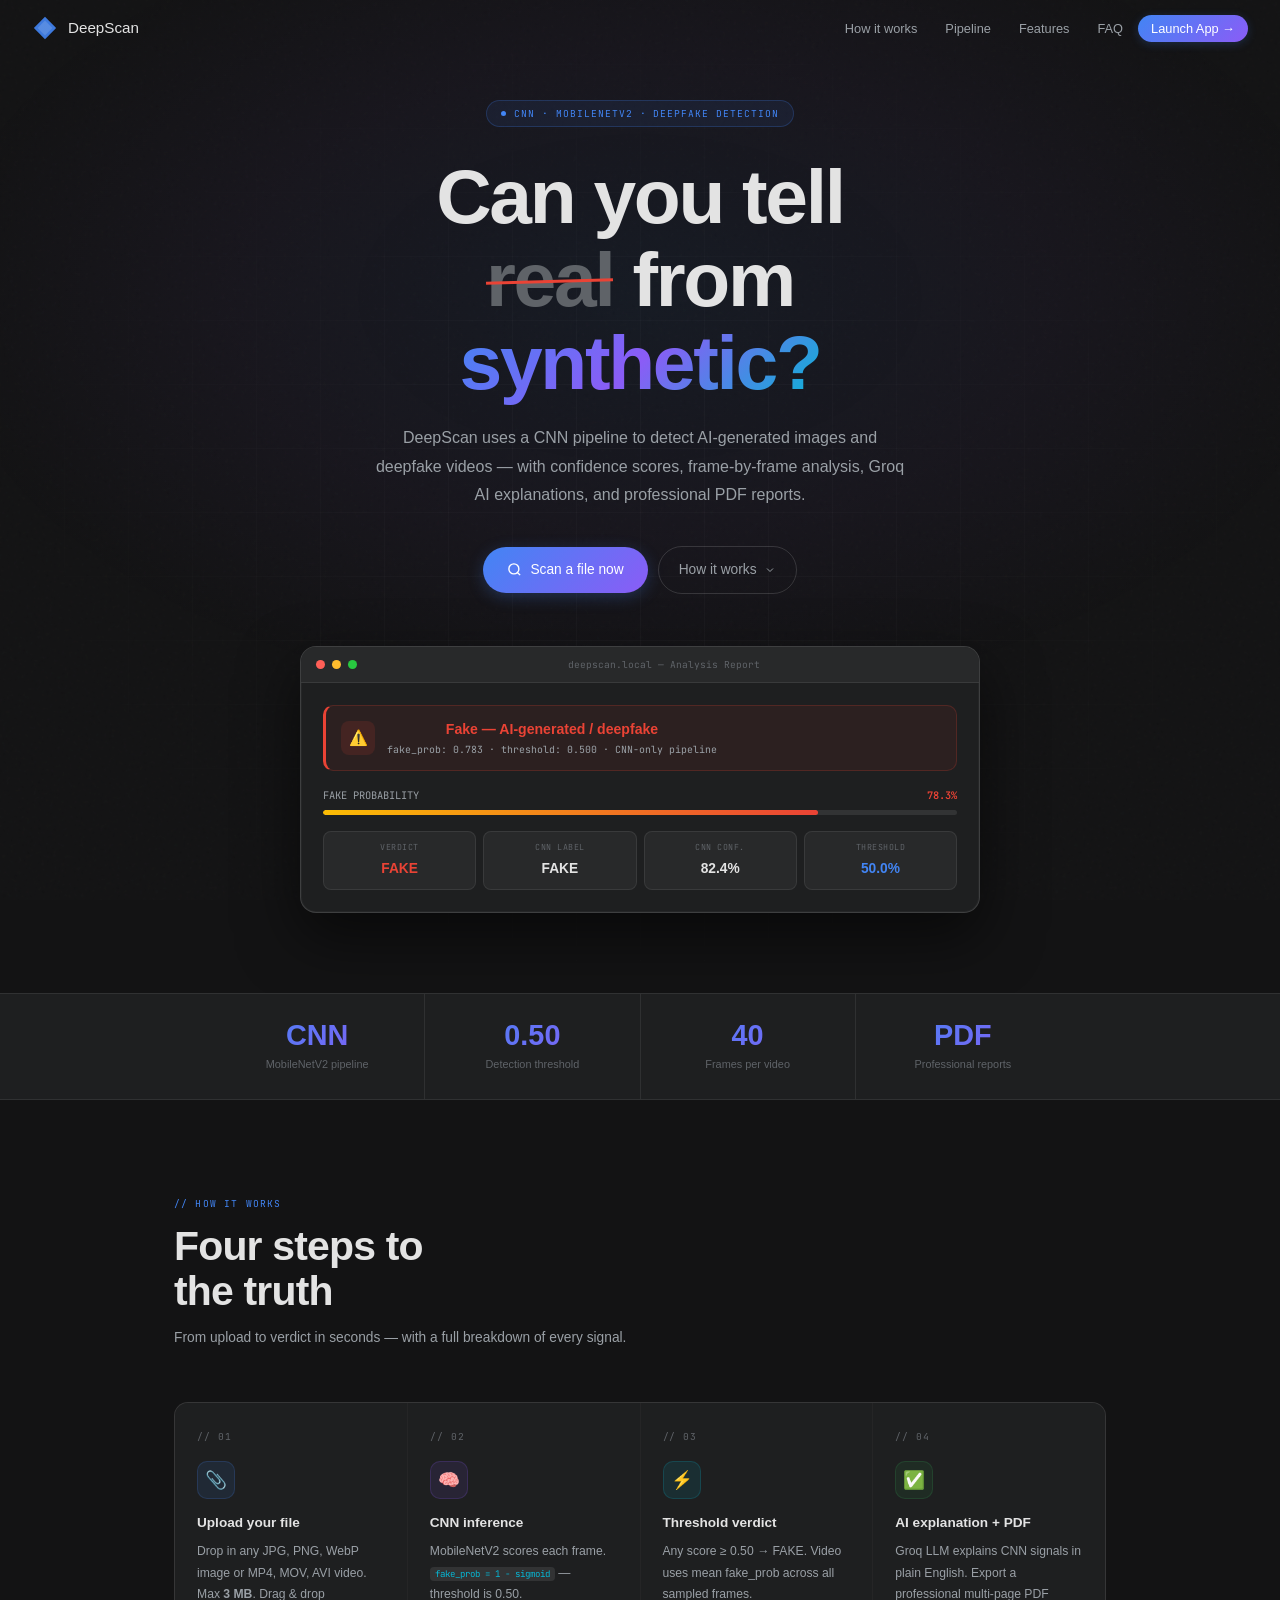
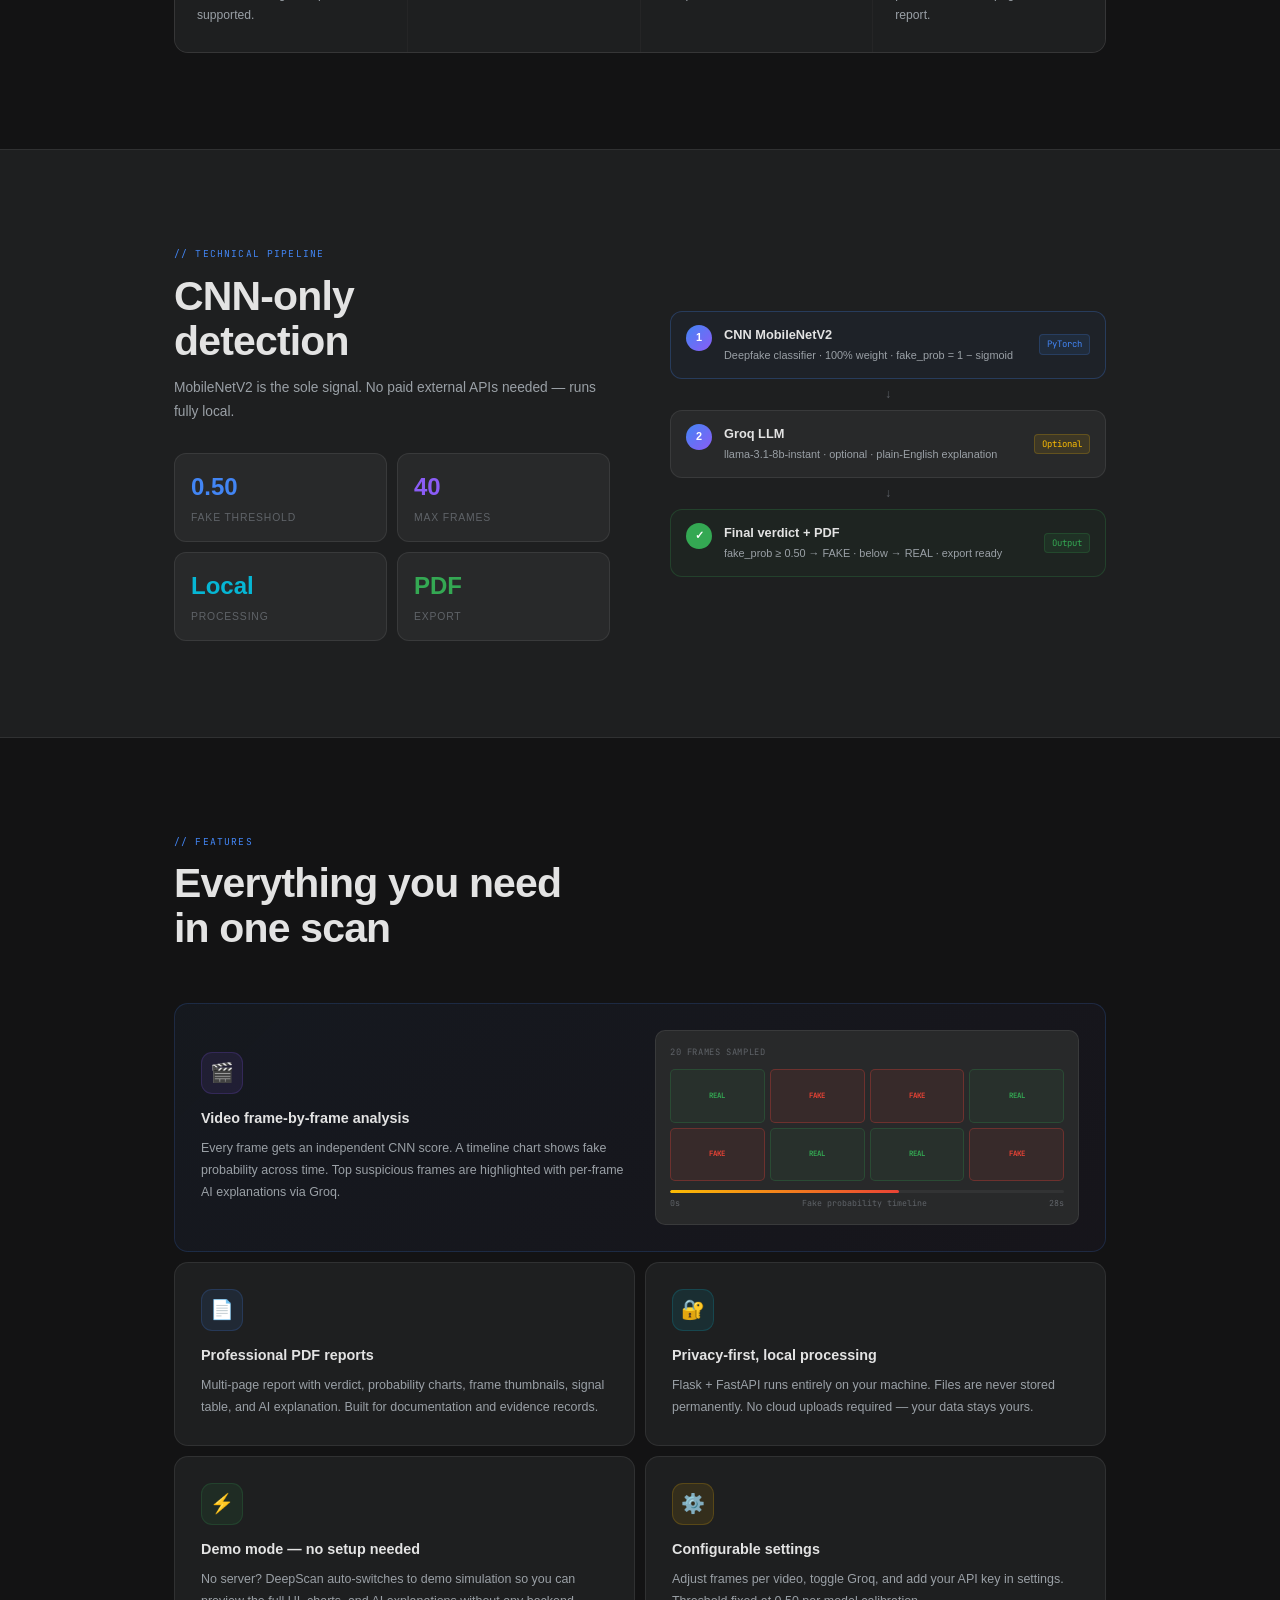
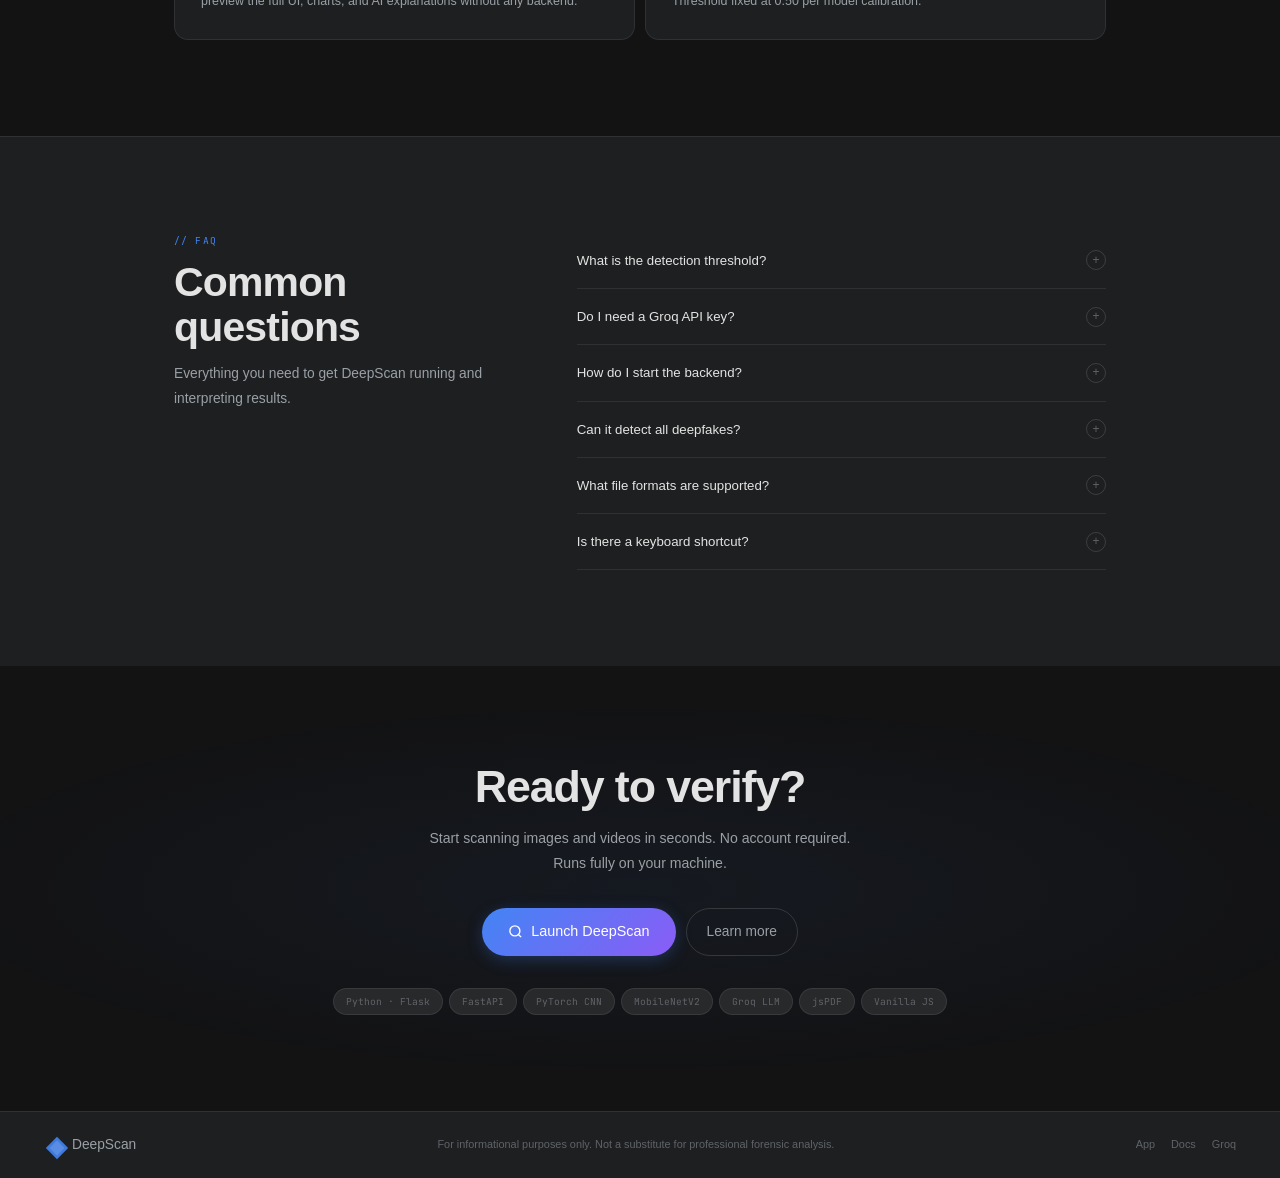
<file: Frontend/index.html>
<!DOCTYPE html>
<html lang="en">
<head>
  <meta charset="UTF-8" />
  <meta name="viewport" content="width=device-width, initial-scale=1.0" />
  <title>DeepScan — AI Deepfake Detector</title>
  <link rel="preconnect" href="https://fonts.googleapis.com">
  <link href="https://fonts.googleapis.com/css2?family=Google+Sans:wght@400;500;700&family=Google+Sans+Text:wght@400;500&family=JetBrains+Mono:wght@400;500&display=swap" rel="stylesheet">
  <style>
    *, *::before, *::after { box-sizing: border-box; margin: 0; padding: 0; }
    :root {
      --bg:          #131314;
      --bg2:         #1e1f20;
      --bg3:         #28292a;
      --bg4:         #323334;
      --border:      rgba(255,255,255,0.08);
      --border2:     rgba(255,255,255,0.14);
      --accent-blue: #4285f4;
      --accent-pur:  #8b5cf6;
      --accent-cyan: #06b6d4;
      --real:        #34a853;
      --fake:        #ea4335;
      --warn:        #fbbc04;
      --text:        #e3e3e3;
      --text-2:      #9aa0a6;
      --text-3:      #5f6368;
      --font-ui:     'Google Sans', 'Segoe UI', sans-serif;
      --font-text:   'Google Sans Text', 'Google Sans', sans-serif;
      --font-mono:   'JetBrains Mono', monospace;
    }
    html { scroll-behavior: smooth; }
    body {
      background: var(--bg); color: var(--text);
      font-family: var(--font-text); font-size: 14px; line-height: 1.6;
      overflow-x: hidden;
    }
    body::before {
      content: ''; position: fixed; inset: 0; z-index: 0; pointer-events: none;
      background-image: url("data:image/svg+xml,%3Csvg viewBox='0 0 256 256' xmlns='http://www.w3.org/2000/svg'%3E%3Cfilter id='noise'%3E%3CfeTurbulence type='fractalNoise' baseFrequency='0.9' numOctaves='4' stitchTiles='stitch'/%3E%3C/filter%3E%3Crect width='100%25' height='100%25' filter='url(%23noise)' opacity='0.04'/%3E%3C/svg%3E");
      opacity: 0.5;
    }

    /* ══ NAV ══ */
    .topnav {
      position: fixed; top: 0; left: 0; right: 0; z-index: 200;
      display: flex; align-items: center; justify-content: space-between;
      padding: 0 32px; height: 56px;
      transition: all 0.3s ease;
    }
    .topnav.stuck {
      background: rgba(19,19,20,0.95); backdrop-filter: blur(20px);
      border-bottom: 1px solid var(--border);
    }
    .nav-logo { display: flex; align-items: center; gap: 10px; text-decoration: none; }
    .nav-gem { width: 26px; height: 26px; }
    .nav-gem svg { width: 26px; height: 26px; }
    .nav-brand { font-family: var(--font-ui); font-size: 0.95rem; font-weight: 500; color: var(--text); }
    .nav-links { display: flex; align-items: center; gap: 2px; list-style: none; }
    .nav-links a {
      color: var(--text-2); text-decoration: none;
      font-family: var(--font-ui); font-size: 0.8rem;
      padding: 6px 13px; border-radius: 50px; transition: all 0.2s;
    }
    .nav-links a:hover { background: var(--bg3); color: var(--text); }
    .nav-cta {
      background: linear-gradient(135deg, var(--accent-blue), var(--accent-pur)) !important;
      color: #fff !important; font-weight: 500 !important;
      box-shadow: 0 2px 10px rgba(66,133,244,0.22);
    }
    .nav-cta:hover { opacity: 0.88 !important; transform: translateY(-1px); box-shadow: 0 4px 18px rgba(66,133,244,0.35) !important; }
    .hamburger { display: none; flex-direction: column; gap: 5px; background: none; border: none; cursor: pointer; padding: 4px; }
    .hamburger span { display: block; width: 20px; height: 1.5px; background: var(--text-2); border-radius: 2px; transition: all 0.3s; }

    /* ══ HERO ══ */
    .hero {
      position: relative; z-index: 1; min-height: 100vh;
      display: flex; flex-direction: column; align-items: center; justify-content: center;
      padding: 100px 24px 80px; text-align: center; overflow: hidden;
    }
    .hero-bg {
      position: absolute; inset: 0; z-index: 0; pointer-events: none;
      background: radial-gradient(ellipse 80% 60% at 50% 30%,
        rgba(66,133,244,0.07) 0%, rgba(139,92,246,0.04) 40%, transparent 70%);
    }
    .hero-grid-lines {
      position: absolute; inset: 0; z-index: 0; pointer-events: none;
      background-image:
        linear-gradient(rgba(255,255,255,0.022) 1px, transparent 1px),
        linear-gradient(90deg, rgba(255,255,255,0.022) 1px, transparent 1px);
      background-size: 64px 64px;
      mask-image: radial-gradient(ellipse 70% 70% at 50% 50%, black 20%, transparent 80%);
    }
    .hero-eyebrow {
      display: inline-flex; align-items: center; gap: 8px;
      background: rgba(66,133,244,0.08); border: 1px solid rgba(66,133,244,0.22);
      border-radius: 50px; padding: 5px 14px;
      font-family: var(--font-mono); font-size: 0.6rem;
      color: var(--accent-blue); letter-spacing: 0.1em; text-transform: uppercase;
      margin-bottom: 28px; position: relative; z-index: 1;
      animation: fadeUp 0.5s 0.05s ease both;
    }
    .eyebrow-dot { width: 5px; height: 5px; border-radius: 50%; background: var(--accent-blue); animation: blink 1.4s infinite; }
    @keyframes blink { 0%,100%{opacity:1}50%{opacity:0.2} }
    .hero-h1 {
      font-family: var(--font-ui); font-size: clamp(2.2rem, 6vw, 5rem);
      font-weight: 700; line-height: 1.08; letter-spacing: -0.03em;
      color: var(--text); margin-bottom: 20px;
      position: relative; z-index: 1;
      animation: fadeUp 0.5s 0.12s ease both;
    }
    .h1-grad { background: linear-gradient(135deg, var(--accent-blue) 0%, var(--accent-pur) 50%, var(--accent-cyan) 100%); -webkit-background-clip: text; -webkit-text-fill-color: transparent; background-clip: text; }
    .h1-strike { position: relative; color: var(--text-3); display: inline-block; }
    .h1-strike::after { content: ''; position: absolute; left: 0; right: 0; top: 50%; height: 2.5px; background: var(--fake); transform: rotate(-1.5deg); }
    .hero-sub {
      font-size: clamp(0.84rem, 1.8vw, 1rem); color: var(--text-2);
      max-width: 540px; margin: 0 auto 36px; line-height: 1.78;
      position: relative; z-index: 1;
      animation: fadeUp 0.5s 0.2s ease both;
    }
    .hero-btns {
      display: flex; align-items: center; gap: 10px; flex-wrap: wrap;
      justify-content: center; position: relative; z-index: 1;
      animation: fadeUp 0.5s 0.28s ease both;
    }
    .btn-p {
      display: inline-flex; align-items: center; gap: 8px;
      background: linear-gradient(135deg, var(--accent-blue), var(--accent-pur));
      color: #fff; text-decoration: none;
      font-family: var(--font-ui); font-size: 0.86rem; font-weight: 500;
      padding: 12px 24px; border-radius: 50px;
      box-shadow: 0 4px 16px rgba(66,133,244,0.25); transition: all 0.2s;
    }
    .btn-p:hover { opacity: 0.9; transform: translateY(-2px); box-shadow: 0 8px 28px rgba(66,133,244,0.35); }
    .btn-g {
      display: inline-flex; align-items: center; gap: 7px;
      background: transparent; color: var(--text-2); text-decoration: none;
      font-family: var(--font-ui); font-size: 0.86rem;
      padding: 12px 20px; border-radius: 50px;
      border: 1px solid var(--border2); transition: all 0.2s;
    }
    .btn-g:hover { background: var(--bg3); color: var(--text); }

    /* ── Demo card ── */
    .hero-demo {
      margin-top: 52px; width: 100%; max-width: 680px;
      position: relative; z-index: 1;
      animation: fadeUp 0.6s 0.36s ease both;
    }
    .demo-card {
      background: var(--bg2); border: 1px solid var(--border2);
      border-radius: 16px; overflow: hidden;
      box-shadow: 0 0 0 1px rgba(255,255,255,0.03) inset, 0 24px 60px rgba(0,0,0,0.55);
    }
    .demo-bar {
      background: var(--bg3); padding: 10px 15px;
      display: flex; align-items: center; gap: 7px;
      border-bottom: 1px solid var(--border);
    }
    .db-dot { width: 9px; height: 9px; border-radius: 50%; }
    .db-r { background: #ff5f57; } .db-y { background: #febc2e; } .db-g { background: #28c840; }
    .db-url { flex: 1; text-align: center; font-family: var(--font-mono); font-size: 0.6rem; color: var(--text-3); overflow: hidden; text-overflow: ellipsis; white-space: nowrap; }
    .demo-body { padding: 22px; }
    .demo-verdict-row {
      display: flex; align-items: center; gap: 12px;
      background: rgba(234,67,53,0.07); border: 1px solid rgba(234,67,53,0.2);
      border-left: 3px solid var(--fake); border-radius: 10px;
      padding: 12px 15px; margin-bottom: 16px;
    }
    .dv-icon { width: 34px; height: 34px; border-radius: 8px; background: rgba(234,67,53,0.12); display: flex; align-items: center; justify-content: center; font-size: 0.95rem; flex-shrink: 0; }
    .dv-title { font-family: var(--font-ui); font-size: 0.88rem; font-weight: 600; color: var(--fake); }
    .dv-sub { font-family: var(--font-mono); font-size: 0.62rem; color: var(--text-2); margin-top: 2px; }
    .demo-bar-wrap { margin-bottom: 16px; }
    .demo-bar-head { display: flex; justify-content: space-between; font-family: var(--font-mono); font-size: 0.65rem; color: var(--text-2); margin-bottom: 6px; }
    .dbh-val { color: var(--fake); font-weight: 600; }
    .demo-track { height: 5px; background: var(--bg4); border-radius: 3px; overflow: hidden; }
    .demo-fill { height: 100%; width: 0; border-radius: 3px; background: linear-gradient(90deg, var(--warn), var(--fake)); animation: fillBar 1.8s 0.9s cubic-bezier(0.16,1,0.3,1) forwards; }
    @keyframes fillBar { to { width: 78% } }
    .demo-chips { display: grid; grid-template-columns: repeat(4, 1fr); gap: 7px; }
    .dc { background: var(--bg3); border: 1px solid var(--border); border-radius: 8px; padding: 9px 10px; }
    .dc-l { font-family: var(--font-mono); font-size: 0.52rem; color: var(--text-3); text-transform: uppercase; letter-spacing: 0.06em; margin-bottom: 4px; }
    .dc-v { font-family: var(--font-ui); font-size: 0.86rem; font-weight: 600; }
    .cv-f { color: var(--fake); } .cv-n { color: var(--text); } .cv-b { color: var(--accent-blue); }

    /* ══ STAT STRIP ══ */
    .stat-strip { position: relative; z-index: 1; background: var(--bg2); border-top: 1px solid var(--border); border-bottom: 1px solid var(--border); }
    .stat-row { display: flex; justify-content: center; max-width: 860px; margin: 0 auto; flex-wrap: wrap; }
    .stat-cell { flex: 1; min-width: 130px; text-align: center; padding: 26px 18px; border-right: 1px solid var(--border); }
    .stat-cell:last-child { border-right: none; }
    .sn { font-family: var(--font-ui); font-size: 1.8rem; font-weight: 700; background: linear-gradient(135deg, var(--accent-blue), var(--accent-pur)); -webkit-background-clip: text; -webkit-text-fill-color: transparent; background-clip: text; line-height: 1.1; }
    .sl { font-size: 0.68rem; color: var(--text-3); margin-top: 4px; }

    /* ══ SHARED SECTION ══ */
    .sec { position: relative; z-index: 1; }
    .sec-inner { max-width: 1020px; margin: 0 auto; padding: 96px 44px; }
    .sec-eyebrow { font-family: var(--font-mono); font-size: 0.6rem; color: var(--accent-blue); text-transform: uppercase; letter-spacing: 0.12em; margin-bottom: 12px; }
    .sec-h2 { font-family: var(--font-ui); font-size: clamp(1.5rem, 3.2vw, 2.6rem); font-weight: 700; line-height: 1.1; letter-spacing: -0.02em; color: var(--text); margin-bottom: 12px; }
    .sec-desc { font-size: 0.86rem; color: var(--text-2); max-width: 460px; line-height: 1.78; }

    /* ══ HOW IT WORKS ══ */
    .steps-grid {
      display: grid; grid-template-columns: repeat(4, 1fr);
      gap: 1px; margin-top: 52px;
      background: var(--border); border: 1px solid var(--border);
      border-radius: 14px; overflow: hidden;
    }
    .step {
      background: var(--bg2); padding: 26px 22px;
      transition: background 0.2s;
    }
    .step:hover { background: var(--bg3); }
    .step-n { font-family: var(--font-mono); font-size: 0.6rem; color: var(--text-3); letter-spacing: 0.1em; margin-bottom: 16px; }
    .step-icon { width: 38px; height: 38px; border-radius: 10px; display: flex; align-items: center; justify-content: center; font-size: 1.1rem; margin-bottom: 13px; }
    .si-b { background: rgba(66,133,244,0.1); border: 1px solid rgba(66,133,244,0.18); }
    .si-p { background: rgba(139,92,246,0.1); border: 1px solid rgba(139,92,246,0.18); }
    .si-c { background: rgba(6,182,212,0.1);  border: 1px solid rgba(6,182,212,0.18); }
    .si-g { background: rgba(52,168,83,0.1);  border: 1px solid rgba(52,168,83,0.18); }
    .si-w { background: rgba(251,188,4,0.1);  border: 1px solid rgba(251,188,4,0.18); }
    .step-title { font-family: var(--font-ui); font-size: 0.85rem; font-weight: 600; color: var(--text); margin-bottom: 8px; }
    .step-desc { font-size: 0.76rem; color: var(--text-2); line-height: 1.75; }
    code { font-family: var(--font-mono); font-size: 0.75em; background: var(--bg4); padding: 1px 5px; border-radius: 4px; color: var(--accent-cyan); }

    /* ══ PIPELINE ══ */
    .pipe-sec { background: var(--bg2); border-top: 1px solid var(--border); border-bottom: 1px solid var(--border); }
    .pipe-grid { display: grid; grid-template-columns: 1fr 1fr; gap: 60px; align-items: center; }
    .pipe-steps { display: flex; flex-direction: column; gap: 4px; }
    .ps {
      display: flex; align-items: flex-start; gap: 12px;
      background: var(--bg3); border: 1px solid var(--border);
      border-radius: 12px; padding: 13px 15px; transition: border-color 0.2s;
    }
    .ps:hover { border-color: var(--border2); }
    .ps.ps-active { background: rgba(66,133,244,0.04); border-color: rgba(66,133,244,0.26); }
    .ps.ps-ok { background: rgba(52,168,83,0.04); border-color: rgba(52,168,83,0.22); }
    .ps-num { width: 26px; height: 26px; border-radius: 50%; flex-shrink: 0; display: flex; align-items: center; justify-content: center; font-family: var(--font-ui); font-size: 0.68rem; font-weight: 600; color: #fff; background: linear-gradient(135deg, var(--accent-blue), var(--accent-pur)); }
    .ps.ps-ok .ps-num { background: var(--real); }
    .ps-info { flex: 1; min-width: 0; }
    .ps-name { font-family: var(--font-ui); font-size: 0.8rem; font-weight: 600; color: var(--text); }
    .ps-desc { font-size: 0.68rem; color: var(--text-2); margin-top: 2px; }
    .ps-badge { font-family: var(--font-mono); font-size: 0.56rem; padding: 2px 7px; border-radius: 4px; flex-shrink: 0; align-self: center; }
    .pb-b { background: rgba(66,133,244,0.1); color: var(--accent-blue); border: 1px solid rgba(66,133,244,0.2); }
    .pb-g { background: rgba(52,168,83,0.1); color: var(--real); border: 1px solid rgba(52,168,83,0.2); }
    .pb-w { background: rgba(251,188,4,0.1); color: var(--warn); border: 1px solid rgba(251,188,4,0.2); }
    .ps-arrow { text-align: center; color: var(--text-3); font-size: 0.75rem; padding: 2px 0; }
    .pipe-metrics { display: grid; grid-template-columns: 1fr 1fr; gap: 10px; margin-top: 28px; }
    .pm { background: var(--bg3); border: 1px solid var(--border); border-radius: 12px; padding: 14px 16px; }
    .pm-val { font-family: var(--font-ui); font-size: 1.5rem; font-weight: 700; margin-bottom: 4px; }
    .pmv-b { color: var(--accent-blue); } .pmv-p { color: var(--accent-pur); } .pmv-c { color: var(--accent-cyan); } .pmv-g { color: var(--real); }
    .pm-lbl { font-size: 0.65rem; color: var(--text-3); text-transform: uppercase; letter-spacing: 0.08em; }

    /* ══ FEATURES ══ */
    .feat-grid { display: grid; grid-template-columns: repeat(2, 1fr); gap: 10px; margin-top: 52px; }
    .fc {
      background: var(--bg2); border: 1px solid var(--border);
      border-radius: 14px; padding: 26px; transition: all 0.22s; position: relative; overflow: hidden;
    }
    .fc::before { content: ''; position: absolute; top: 0; left: 0; right: 0; height: 1px; background: linear-gradient(90deg, transparent, var(--accent-blue), transparent); opacity: 0; transition: opacity 0.25s; }
    .fc:hover { background: var(--bg3); border-color: var(--border2); }
    .fc:hover::before { opacity: 1; }
    .fc.fc-big { grid-column: span 2; display: grid; grid-template-columns: 1fr 1fr; gap: 30px; align-items: center; background: linear-gradient(135deg, rgba(66,133,244,0.05), rgba(139,92,246,0.03)); border-color: rgba(66,133,244,0.18); }
    .fc-icon { width: 42px; height: 42px; border-radius: 11px; display: flex; align-items: center; justify-content: center; font-size: 1.2rem; margin-bottom: 13px; }
    .fc-title { font-family: var(--font-ui); font-size: 0.9rem; font-weight: 600; color: var(--text); margin-bottom: 8px; }
    .fc-desc { font-size: 0.78rem; color: var(--text-2); line-height: 1.75; }
    .mini-fw { background: var(--bg3); border: 1px solid var(--border); border-radius: 10px; padding: 14px; }
    .mini-fl { font-family: var(--font-mono); font-size: 0.55rem; color: var(--text-3); text-transform: uppercase; letter-spacing: 0.07em; margin-bottom: 10px; }
    .mini-fg { display: grid; grid-template-columns: repeat(4, 1fr); gap: 5px; }
    .mf { aspect-ratio: 16/9; border-radius: 5px; display: flex; align-items: center; justify-content: center; font-family: var(--font-mono); font-size: 0.46rem; font-weight: 700; border: 1px solid transparent; }
    .mf-f { background: rgba(234,67,53,0.08); border-color: rgba(234,67,53,0.3); color: var(--fake); }
    .mf-r { background: rgba(52,168,83,0.06); border-color: rgba(52,168,83,0.22); color: var(--real); }
    .mini-pb { height: 3px; background: var(--bg4); border-radius: 2px; margin-top: 9px; overflow: hidden; }
    .mini-pf { height: 100%; width: 58%; background: linear-gradient(90deg, var(--warn), var(--fake)); border-radius: 2px; }
    .mini-tl { display: flex; justify-content: space-between; font-family: var(--font-mono); font-size: 0.52rem; color: var(--text-3); margin-top: 4px; }

    /* ══ FAQ ══ */
    .faq-sec { background: var(--bg2); border-top: 1px solid var(--border); }
    .faq-layout { display: grid; grid-template-columns: 1fr 1.6fr; gap: 72px; align-items: start; }
    .faq-list { display: flex; flex-direction: column; }
    .faq-item { border-bottom: 1px solid var(--border); }
    .faq-q {
      display: flex; justify-content: space-between; align-items: center;
      padding: 17px 0; cursor: pointer; gap: 13px;
      font-family: var(--font-ui); font-size: 0.83rem; font-weight: 500; color: var(--text);
      user-select: none; transition: color 0.2s;
      min-height: 44px;
    }
    .faq-q:hover { color: var(--accent-blue); }
    .faq-ico { width: 20px; height: 20px; border-radius: 50%; border: 1px solid var(--border2); display: flex; align-items: center; justify-content: center; flex-shrink: 0; transition: all 0.25s; color: var(--text-3); font-size: 0.75rem; }
    .faq-a { display: none; padding: 0 0 17px; font-size: 0.78rem; color: var(--text-2); line-height: 1.8; }
    .faq-item.open .faq-q { color: var(--accent-blue); }
    .faq-item.open .faq-ico { background: rgba(66,133,244,0.1); border-color: rgba(66,133,244,0.3); color: var(--accent-blue); transform: rotate(45deg); }
    .faq-item.open .faq-a { display: block; }

    /* ══ CTA ══ */
    .cta-sec { position: relative; z-index: 1; padding: 96px 24px; text-align: center; overflow: hidden; }
    .cta-glow { position: absolute; inset: 0; background: radial-gradient(ellipse 80% 60% at 50% 50%, rgba(66,133,244,0.06) 0%, transparent 70%); }
    .cta-sec h2 { font-family: var(--font-ui); font-size: clamp(1.5rem, 3.5vw, 3rem); font-weight: 700; line-height: 1.1; letter-spacing: -0.025em; color: var(--text); margin-bottom: 14px; position: relative; z-index: 1; }
    .cta-sec p { font-size: 0.88rem; color: var(--text-2); max-width: 440px; margin: 0 auto 32px; line-height: 1.78; position: relative; z-index: 1; }
    .cta-btns { display: flex; gap: 10px; justify-content: center; flex-wrap: wrap; position: relative; z-index: 1; }
    .tech-tags { display: flex; flex-wrap: wrap; gap: 6px; justify-content: center; margin-top: 32px; position: relative; z-index: 1; }
    .tt { background: var(--bg3); border: 1px solid var(--border); padding: 5px 12px; border-radius: 50px; font-family: var(--font-mono); font-size: 0.6rem; color: var(--text-3); }

    /* ══ FOOTER ══ */
    footer {
      border-top: 1px solid var(--border); padding: 22px 44px;
      display: flex; align-items: center; justify-content: space-between;
      flex-wrap: wrap; gap: 13px; position: relative; z-index: 1; background: var(--bg2);
    }
    .fl { display: flex; align-items: center; gap: 8px; text-decoration: none; }
    .fl-t { font-family: var(--font-ui); font-size: 0.86rem; font-weight: 500; color: var(--text-2); }
    .fc-copy { font-size: 0.68rem; color: var(--text-3); }
    .fl-links { display: flex; gap: 16px; }
    .fl-links a { font-size: 0.68rem; color: var(--text-3); text-decoration: none; transition: color 0.2s; }
    .fl-links a:hover { color: var(--text-2); }

    /* ══ ANIM ══ */
    @keyframes fadeUp { from { opacity: 0; transform: translateY(18px); } to { opacity: 1; transform: translateY(0); } }
    .fi { opacity: 0; transform: translateY(22px); transition: opacity 0.6s ease, transform 0.6s ease; }
    .fi.vis { opacity: 1; transform: translateY(0); }
    .d1 { transition-delay: 0.08s; } .d2 { transition-delay: 0.16s; } .d3 { transition-delay: 0.24s; }

    /* ══ RESPONSIVE ══ */
    @media (max-width: 900px) {
      .steps-grid { grid-template-columns: repeat(2, 1fr); }
      .pipe-grid { grid-template-columns: 1fr; gap: 40px; }
      .faq-layout { grid-template-columns: 1fr; gap: 40px; }
      .fc.fc-big { grid-column: 1; display: flex; flex-direction: column; }
      .sec-inner { padding: 72px 28px; }
    }

    @media (max-width: 768px) {
      .nav-links { display: none; }
      .hamburger { display: flex; }
      .feat-grid { grid-template-columns: 1fr; }
      .demo-chips { grid-template-columns: repeat(2, 1fr); }
      /* Stat strip: 2×2 grid */
      .stat-row { display: grid; grid-template-columns: repeat(2, 1fr); max-width: 100%; }
      .stat-cell { border-right: none; border-bottom: 1px solid var(--border); }
      .stat-cell:nth-child(odd) { border-right: 1px solid var(--border); }
      .stat-cell:nth-child(3),
      .stat-cell:last-child { border-bottom: none; }
      footer { padding: 18px 20px; flex-direction: column; align-items: center; text-align: center; }
      .fl-links { justify-content: center; }
    }

    @media (max-width: 480px) {
      .steps-grid { grid-template-columns: 1fr; }
      .hero-h1 { font-size: 2rem; }
      .hero-btns { flex-direction: column; width: 100%; }
      .btn-p, .btn-g { width: 100%; justify-content: center; }
      .pipe-metrics { grid-template-columns: repeat(2, 1fr); }
      /* Keep 2-col chips on mobile — 1-col is too stretched */
      .demo-chips { grid-template-columns: repeat(2, 1fr); }
      .sec-inner { padding: 52px 18px; }
      .demo-body { padding: 14px; }
      .fc { padding: 18px; }
      .fc.fc-big { padding: 18px; }
      .cta-sec { padding: 64px 18px; }
      .cta-btns { flex-direction: column; width: 100%; }
      .cta-btns .btn-p,
      .cta-btns .btn-g { width: 100%; justify-content: center; }
      .faq-q { font-size: 0.8rem; padding: 14px 0; }
      .topnav { padding: 0 16px; }
      /* Hero demo on mobile: tighten */
      .hero-demo { margin-top: 36px; }
      /* Pipe steps: smaller padding */
      .ps { padding: 11px 12px; }
    }

    @media (max-width: 380px) {
      .hero-h1 { font-size: 1.75rem; }
      .hero-sub { font-size: 0.8rem; }
      .sn { font-size: 1.5rem; }
      .hero-eyebrow { font-size: 0.55rem; padding: 5px 10px; }
      .hero-btns { gap: 8px; }
    }

    /* Mobile nav open state */
    .nav-links.open {
      display: flex; flex-direction: column; list-style: none;
      position: fixed; inset: 0; top: 56px;
      background: rgba(19,19,20,0.98); backdrop-filter: blur(20px);
      align-items: center; justify-content: center; gap: 6px; z-index: 190;
    }
    .nav-links.open a { font-size: 1.1rem; padding: 13px 26px; color: var(--text); }
    .nav-links.open a.nav-cta {
      background: linear-gradient(135deg, var(--accent-blue), var(--accent-pur)) !important;
      color: #fff !important;
    }
  </style>
</head>
<body>

<!-- NAV -->
<nav class="topnav" id="topnav">
  <a href="#" class="nav-logo">
    <div class="nav-gem">
      <svg viewBox="0 0 28 28" fill="none">
        <path d="M14 2L26 14L14 26L2 14Z" fill="url(#navg)" opacity="0.9"/>
        <path d="M14 6L22 14L14 22L6 14Z" fill="white" opacity="0.14"/>
        <defs>
          <linearGradient id="navg" x1="2" y1="2" x2="26" y2="26">
            <stop offset="0%" stop-color="#4285f4"/>
            <stop offset="50%" stop-color="#8b5cf6"/>
            <stop offset="100%" stop-color="#06b6d4"/>
          </linearGradient>
        </defs>
      </svg>
    </div>
    <span class="nav-brand">DeepScan</span>
  </a>
  <ul class="nav-links" id="nav-links">
    <li><a href="#how">How it works</a></li>
    <li><a href="#pipeline">Pipeline</a></li>
    <li><a href="#features">Features</a></li>
    <li><a href="#faq">FAQ</a></li>
    <li><a href="./app.html" class="nav-cta">Launch App →</a></li>
  </ul>
  <button class="hamburger" id="hamburger" onclick="toggleNav()">
    <span></span><span></span><span></span>
  </button>
</nav>

<!-- HERO -->
<section class="hero">
  <div class="hero-bg"></div>
  <div class="hero-grid-lines"></div>

  <div class="hero-eyebrow">
    <div class="eyebrow-dot"></div>
    CNN · MobileNetV2 · Deepfake Detection
  </div>

  <h1 class="hero-h1">
    Can you tell<br>
    <span class="h1-strike">real</span> from<br>
    <span class="h1-grad">synthetic?</span>
  </h1>

  <p class="hero-sub">
    DeepScan uses a CNN pipeline to detect AI-generated images and deepfake videos — with confidence scores, frame-by-frame analysis, Groq AI explanations, and professional PDF reports.
  </p>

  <div class="hero-btns">
    <a href="./app.html" class="btn-p">
      <svg width="15" height="15" viewBox="0 0 24 24" fill="none" stroke="currentColor" stroke-width="2.2"><circle cx="11" cy="11" r="8"/><line x1="21" y1="21" x2="16.65" y2="16.65"/></svg>
      Scan a file now
    </a>
    <a href="#how" class="btn-g">
      How it works
      <svg width="12" height="12" viewBox="0 0 24 24" fill="none" stroke="currentColor" stroke-width="2"><polyline points="6 9 12 15 18 9"/></svg>
    </a>
  </div>

  <div class="hero-demo">
    <div class="demo-card">
      <div class="demo-bar">
        <div class="db-dot db-r"></div>
        <div class="db-dot db-y"></div>
        <div class="db-dot db-g"></div>
        <div class="db-url">deepscan.local — Analysis Report</div>
      </div>
      <div class="demo-body">
        <div class="demo-verdict-row">
          <div class="dv-icon">⚠️</div>
          <div>
            <div class="dv-title">Fake — AI-generated / deepfake</div>
            <div class="dv-sub">fake_prob: 0.783 · threshold: 0.500 · CNN-only pipeline</div>
          </div>
        </div>
        <div class="demo-bar-wrap">
          <div class="demo-bar-head">
            <span>FAKE PROBABILITY</span>
            <span class="dbh-val">78.3%</span>
          </div>
          <div class="demo-track"><div class="demo-fill"></div></div>
        </div>
        <div class="demo-chips">
          <div class="dc"><div class="dc-l">Verdict</div><div class="dc-v cv-f">FAKE</div></div>
          <div class="dc"><div class="dc-l">CNN Label</div><div class="dc-v cv-n">FAKE</div></div>
          <div class="dc"><div class="dc-l">CNN Conf.</div><div class="dc-v cv-n">82.4%</div></div>
          <div class="dc"><div class="dc-l">Threshold</div><div class="dc-v cv-b">50.0%</div></div>
        </div>
      </div>
    </div>
  </div>
</section>

<!-- STAT STRIP -->
<div class="stat-strip fi">
  <div class="stat-row">
    <div class="stat-cell"><div class="sn">CNN</div><div class="sl">MobileNetV2 pipeline</div></div>
    <div class="stat-cell"><div class="sn">0.50</div><div class="sl">Detection threshold</div></div>
    <div class="stat-cell"><div class="sn">40</div><div class="sl">Frames per video</div></div>
    <div class="stat-cell"><div class="sn">PDF</div><div class="sl">Professional reports</div></div>
  </div>
</div>

<!-- HOW IT WORKS -->
<section class="sec" id="how">
  <div class="sec-inner">
    <div class="fi">
      <div class="sec-eyebrow">// how it works</div>
      <h2 class="sec-h2">Four steps to<br>the truth</h2>
      <p class="sec-desc">From upload to verdict in seconds — with a full breakdown of every signal.</p>
    </div>
    <div class="steps-grid fi d1">
      <div class="step">
        <div class="step-n">// 01</div>
        <div class="step-icon si-b">📎</div>
        <div class="step-title">Upload your file</div>
        <div class="step-desc">Drop in any JPG, PNG, WebP image or MP4, MOV, AVI video. Max <strong>3 MB</strong>. Drag &amp; drop supported.</div>
      </div>
      <div class="step">
        <div class="step-n">// 02</div>
        <div class="step-icon si-p">🧠</div>
        <div class="step-title">CNN inference</div>
        <div class="step-desc">MobileNetV2 scores each frame. <code>fake_prob = 1 − sigmoid</code> — threshold is 0.50.</div>
      </div>
      <div class="step">
        <div class="step-n">// 03</div>
        <div class="step-icon si-c">⚡</div>
        <div class="step-title">Threshold verdict</div>
        <div class="step-desc">Any score ≥ 0.50 → FAKE. Video uses mean fake_prob across all sampled frames.</div>
      </div>
      <div class="step">
        <div class="step-n">// 04</div>
        <div class="step-icon si-g">✅</div>
        <div class="step-title">AI explanation + PDF</div>
        <div class="step-desc">Groq LLM explains CNN signals in plain English. Export a professional multi-page PDF report.</div>
      </div>
    </div>
  </div>
</section>

<!-- PIPELINE -->
<section class="sec pipe-sec" id="pipeline">
  <div class="sec-inner">
    <div class="pipe-grid">
      <div class="fi">
        <div class="sec-eyebrow">// technical pipeline</div>
        <h2 class="sec-h2">CNN-only<br>detection</h2>
        <p class="sec-desc">MobileNetV2 is the sole signal. No paid external APIs needed — runs fully local.</p>
        <div class="pipe-metrics">
          <div class="pm"><div class="pm-val pmv-b">0.50</div><div class="pm-lbl">Fake threshold</div></div>
          <div class="pm"><div class="pm-val pmv-p">40</div><div class="pm-lbl">Max frames</div></div>
          <div class="pm"><div class="pm-val pmv-c">Local</div><div class="pm-lbl">Processing</div></div>
          <div class="pm"><div class="pm-val pmv-g">PDF</div><div class="pm-lbl">Export</div></div>
        </div>
      </div>
      <div class="pipe-steps fi d1">
        <div class="ps ps-active">
          <div class="ps-num">1</div>
          <div class="ps-info">
            <div class="ps-name">CNN MobileNetV2</div>
            <div class="ps-desc">Deepfake classifier · 100% weight · fake_prob = 1 − sigmoid</div>
          </div>
          <div class="ps-badge pb-b">PyTorch</div>
        </div>
        <div class="ps-arrow">↓</div>
        <div class="ps">
          <div class="ps-num">2</div>
          <div class="ps-info">
            <div class="ps-name">Groq LLM</div>
            <div class="ps-desc">llama-3.1-8b-instant · optional · plain-English explanation</div>
          </div>
          <div class="ps-badge pb-w">Optional</div>
        </div>
        <div class="ps-arrow">↓</div>
        <div class="ps ps-ok">
          <div class="ps-num">✓</div>
          <div class="ps-info">
            <div class="ps-name">Final verdict + PDF</div>
            <div class="ps-desc">fake_prob ≥ 0.50 → FAKE · below → REAL · export ready</div>
          </div>
          <div class="ps-badge pb-g">Output</div>
        </div>
      </div>
    </div>
  </div>
</section>

<!-- FEATURES -->
<section class="sec" id="features">
  <div class="sec-inner">
    <div class="fi">
      <div class="sec-eyebrow">// features</div>
      <h2 class="sec-h2">Everything you need<br>in one scan</h2>
    </div>
    <div class="feat-grid">
      <div class="fc fc-big fi d1">
        <div>
          <div class="fc-icon si-p">🎬</div>
          <div class="fc-title">Video frame-by-frame analysis</div>
          <div class="fc-desc">Every frame gets an independent CNN score. A timeline chart shows fake probability across time. Top suspicious frames are highlighted with per-frame AI explanations via Groq.</div>
        </div>
        <div class="mini-fw">
          <div class="mini-fl">20 frames sampled</div>
          <div class="mini-fg">
            <div class="mf mf-r">REAL</div><div class="mf mf-f">FAKE</div>
            <div class="mf mf-f">FAKE</div><div class="mf mf-r">REAL</div>
            <div class="mf mf-f">FAKE</div><div class="mf mf-r">REAL</div>
            <div class="mf mf-r">REAL</div><div class="mf mf-f">FAKE</div>
          </div>
          <div class="mini-pb"><div class="mini-pf"></div></div>
          <div class="mini-tl"><span>0s</span><span>Fake probability timeline</span><span>28s</span></div>
        </div>
      </div>
      <div class="fc fi d1">
        <div class="fc-icon si-b">📄</div>
        <div class="fc-title">Professional PDF reports</div>
        <div class="fc-desc">Multi-page report with verdict, probability charts, frame thumbnails, signal table, and AI explanation. Built for documentation and evidence records.</div>
      </div>
      <div class="fc fi d2">
        <div class="fc-icon si-c">🔐</div>
        <div class="fc-title">Privacy-first, local processing</div>
        <div class="fc-desc">Flask + FastAPI runs entirely on your machine. Files are never stored permanently. No cloud uploads required — your data stays yours.</div>
      </div>
      <div class="fc fi d1">
        <div class="fc-icon si-g">⚡</div>
        <div class="fc-title">Demo mode — no setup needed</div>
        <div class="fc-desc">No server? DeepScan auto-switches to demo simulation so you can preview the full UI, charts, and AI explanations without any backend.</div>
      </div>
      <div class="fc fi d2">
        <div class="fc-icon si-w">⚙️</div>
        <div class="fc-title">Configurable settings</div>
        <div class="fc-desc">Adjust frames per video, toggle Groq, and add your API key in settings. Threshold fixed at 0.50 per model calibration.</div>
      </div>
    </div>
  </div>
</section>

<!-- FAQ -->
<section class="sec faq-sec" id="faq">
  <div class="sec-inner">
    <div class="faq-layout">
      <div class="fi">
        <div class="sec-eyebrow">// faq</div>
        <h2 class="sec-h2">Common<br>questions</h2>
        <p class="sec-desc" style="margin-top:10px">Everything you need to get DeepScan running and interpreting results.</p>
      </div>
      <div class="faq-list fi d1">
        <div class="faq-item">
          <div class="faq-q" onclick="toggleFaq(this)">What is the detection threshold?<div class="faq-ico">+</div></div>
          <div class="faq-a">Fixed at <strong>0.50</strong>. Any fake_prob ≥ 0.50 → FAKE. The settings slider is display-only; the model's sigmoid is calibrated for exactly this threshold.</div>
        </div>
        <div class="faq-item">
          <div class="faq-q" onclick="toggleFaq(this)">Do I need a Groq API key?<div class="faq-ico">+</div></div>
          <div class="faq-a">No — it's optional. Without Groq, detection works fully; the AI explanation is skipped. Add your key in the ⚙️ panel or via <code>GROQ_API_KEY=…</code> in <code>.env</code>.</div>
        </div>
        <div class="faq-item">
          <div class="faq-q" onclick="toggleFaq(this)">How do I start the backend?<div class="faq-ico">+</div></div>
          <div class="faq-a">Run <code>python flask_app.py</code> (port 5000) and <code>uvicorn video_api:app --host 0.0.0.0 --port 8000</code>. The app auto-detects both and falls back to demo mode if offline.</div>
        </div>
        <div class="faq-item">
          <div class="faq-q" onclick="toggleFaq(this)">Can it detect all deepfakes?<div class="faq-ico">+</div></div>
          <div class="faq-a">No detector is perfect. DeepScan performs best on face-swap deepfakes and GAN portraits. Low-res, compressed, or novel synthesis may evade detection. Treat results as one signal, not ground truth.</div>
        </div>
        <div class="faq-item">
          <div class="faq-q" onclick="toggleFaq(this)">What file formats are supported?<div class="faq-ico">+</div></div>
          <div class="faq-a">Images: JPG, JPEG, PNG, WebP. Videos: MP4, AVI, MOV, MKV, WebM, FLV. Max <strong>3 MB</strong> per file.</div>
        </div>
        <div class="faq-item">
          <div class="faq-q" onclick="toggleFaq(this)">Is there a keyboard shortcut?<div class="faq-ico">+</div></div>
          <div class="faq-a">Yes — press <code>Enter</code> in the app (when not typing in a settings field) to trigger analysis instantly. Works on desktop once a file is attached.</div>
        </div>
      </div>
    </div>
  </div>
</section>

<!-- CTA -->
<section class="cta-sec fi">
  <div class="cta-glow"></div>
  <h2>Ready to verify?</h2>
  <p>Start scanning images and videos in seconds. No account required. Runs fully on your machine.</p>
  <div class="cta-btns">
    <a href="./app.html" class="btn-p" style="font-size:0.9rem;padding:12px 26px">
      <svg width="15" height="15" viewBox="0 0 24 24" fill="none" stroke="currentColor" stroke-width="2.2"><circle cx="11" cy="11" r="8"/><line x1="21" y1="21" x2="16.65" y2="16.65"/></svg>
      Launch DeepScan
    </a>
    <a href="#how" class="btn-g">Learn more</a>
  </div>
  <div class="tech-tags">
    <span class="tt">Python · Flask</span>
    <span class="tt">FastAPI</span>
    <span class="tt">PyTorch CNN</span>
    <span class="tt">MobileNetV2</span>
    <span class="tt">Groq LLM</span>
    <span class="tt">jsPDF</span>
    <span class="tt">Vanilla JS</span>
  </div>
</section>

<!-- FOOTER -->
<footer>
  <a href="#" class="fl">
    <div class="nav-gem" style="width:20px;height:20px;"><svg viewBox="0 0 28 28" fill="none"><path d="M14 2L26 14L14 26L2 14Z" fill="url(#fgr)" opacity="0.9"/><path d="M14 6L22 14L14 22L6 14Z" fill="white" opacity="0.14"/><defs><linearGradient id="fgr" x1="2" y1="2" x2="26" y2="26"><stop offset="0%" stop-color="#4285f4"/><stop offset="100%" stop-color="#8b5cf6"/></linearGradient></defs></svg></div>
    <span class="fl-t">DeepScan</span>
  </a>
  <div class="fc-copy">For informational purposes only. Not a substitute for professional forensic analysis.</div>
  <div class="fl-links">
    <a href="./app.html">App</a>
    <a href="#how">Docs</a>
    <a href="https://groq.com" target="_blank">Groq</a>
  </div>
</footer>

<script>
  window.addEventListener('scroll', () => {
    document.getElementById('topnav').classList.toggle('stuck', window.scrollY > 20);
  }, { passive: true });

  function toggleNav() {
    const links = document.getElementById('nav-links');
    const ham = document.getElementById('hamburger');
    links.classList.toggle('open');
    ham.classList.toggle('open');
  }
  document.querySelectorAll('.nav-links a').forEach(a => a.addEventListener('click', () => {
    document.getElementById('nav-links').classList.remove('open');
    document.getElementById('hamburger').classList.remove('open');
  }));

  function toggleFaq(el) {
    const item = el.closest('.faq-item'), wasOpen = item.classList.contains('open');
    document.querySelectorAll('.faq-item').forEach(i => i.classList.remove('open'));
    if (!wasOpen) item.classList.add('open');
  }

  const obs = new IntersectionObserver(entries => entries.forEach(e => {
    if (e.isIntersecting) e.target.classList.add('vis');
  }), { threshold: 0.08 });
  document.querySelectorAll('.fi').forEach(el => obs.observe(el));
</script>
</body>
</html>
</file>
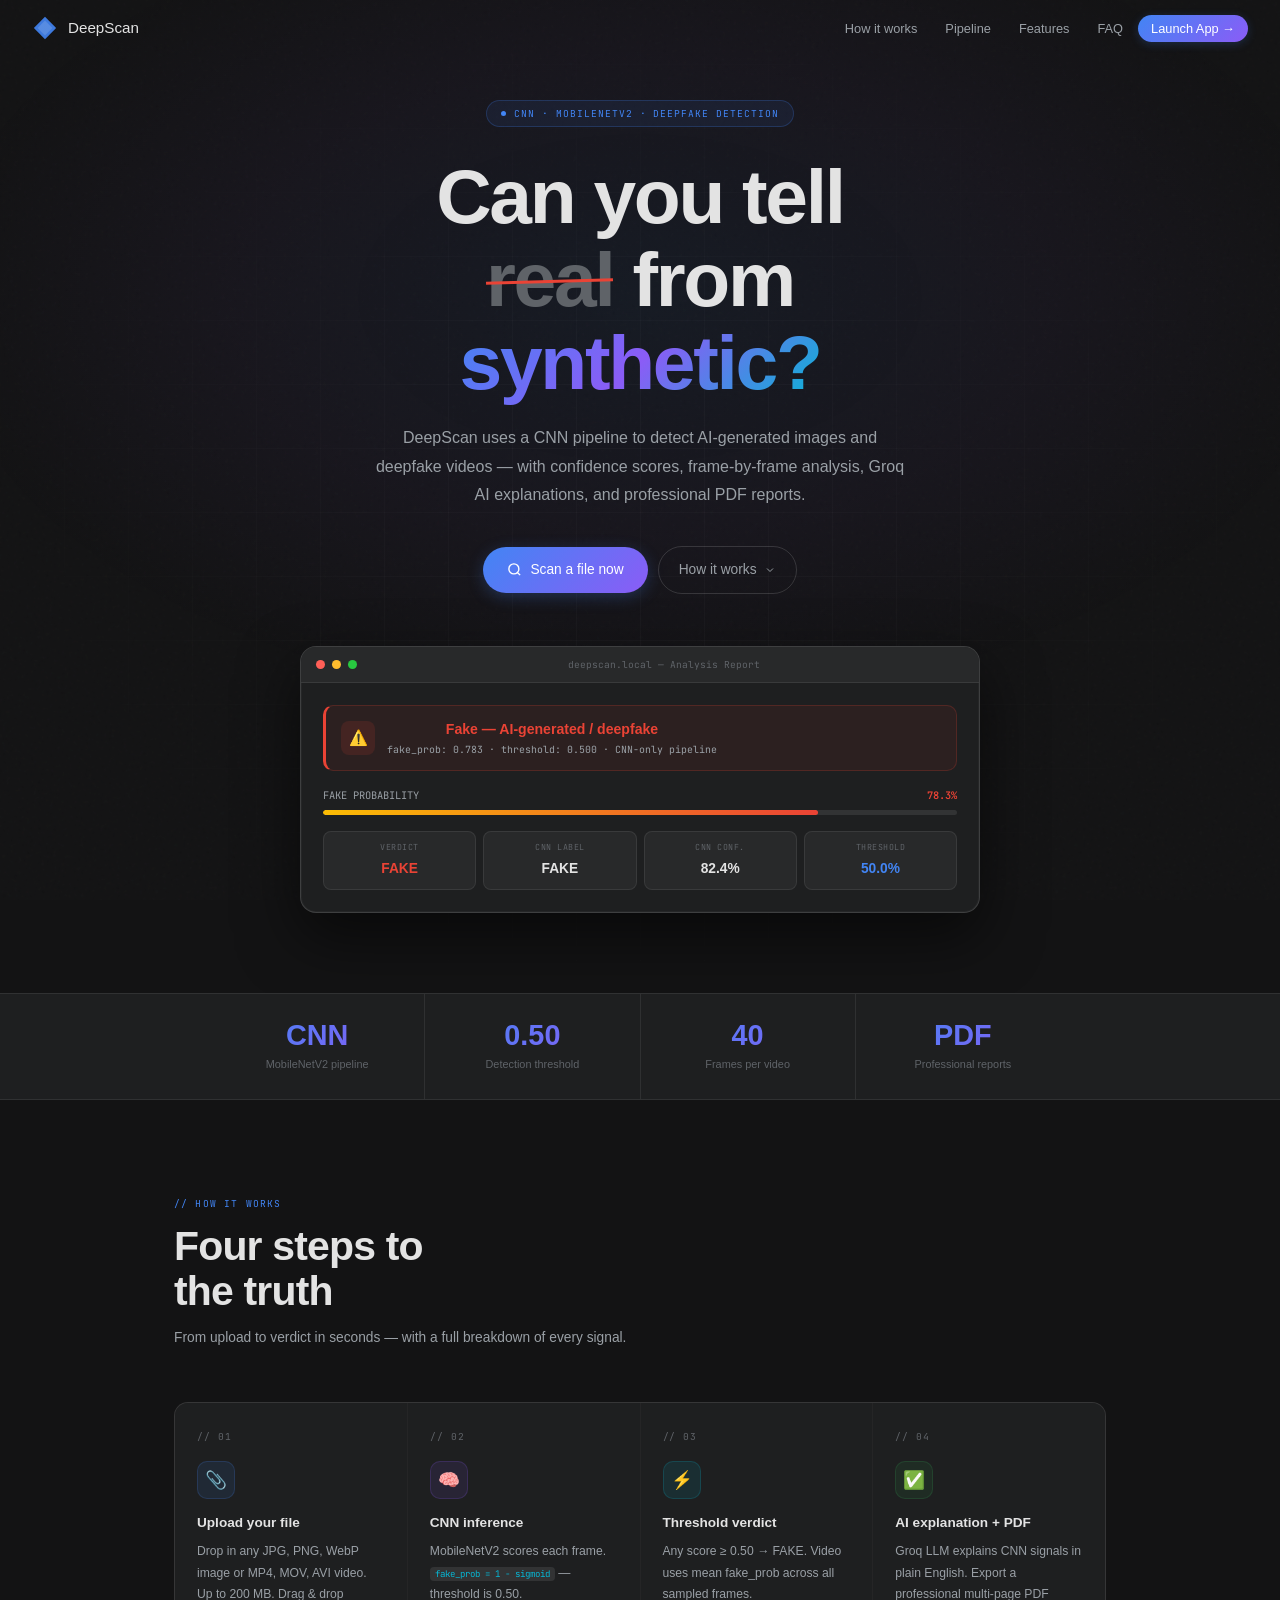
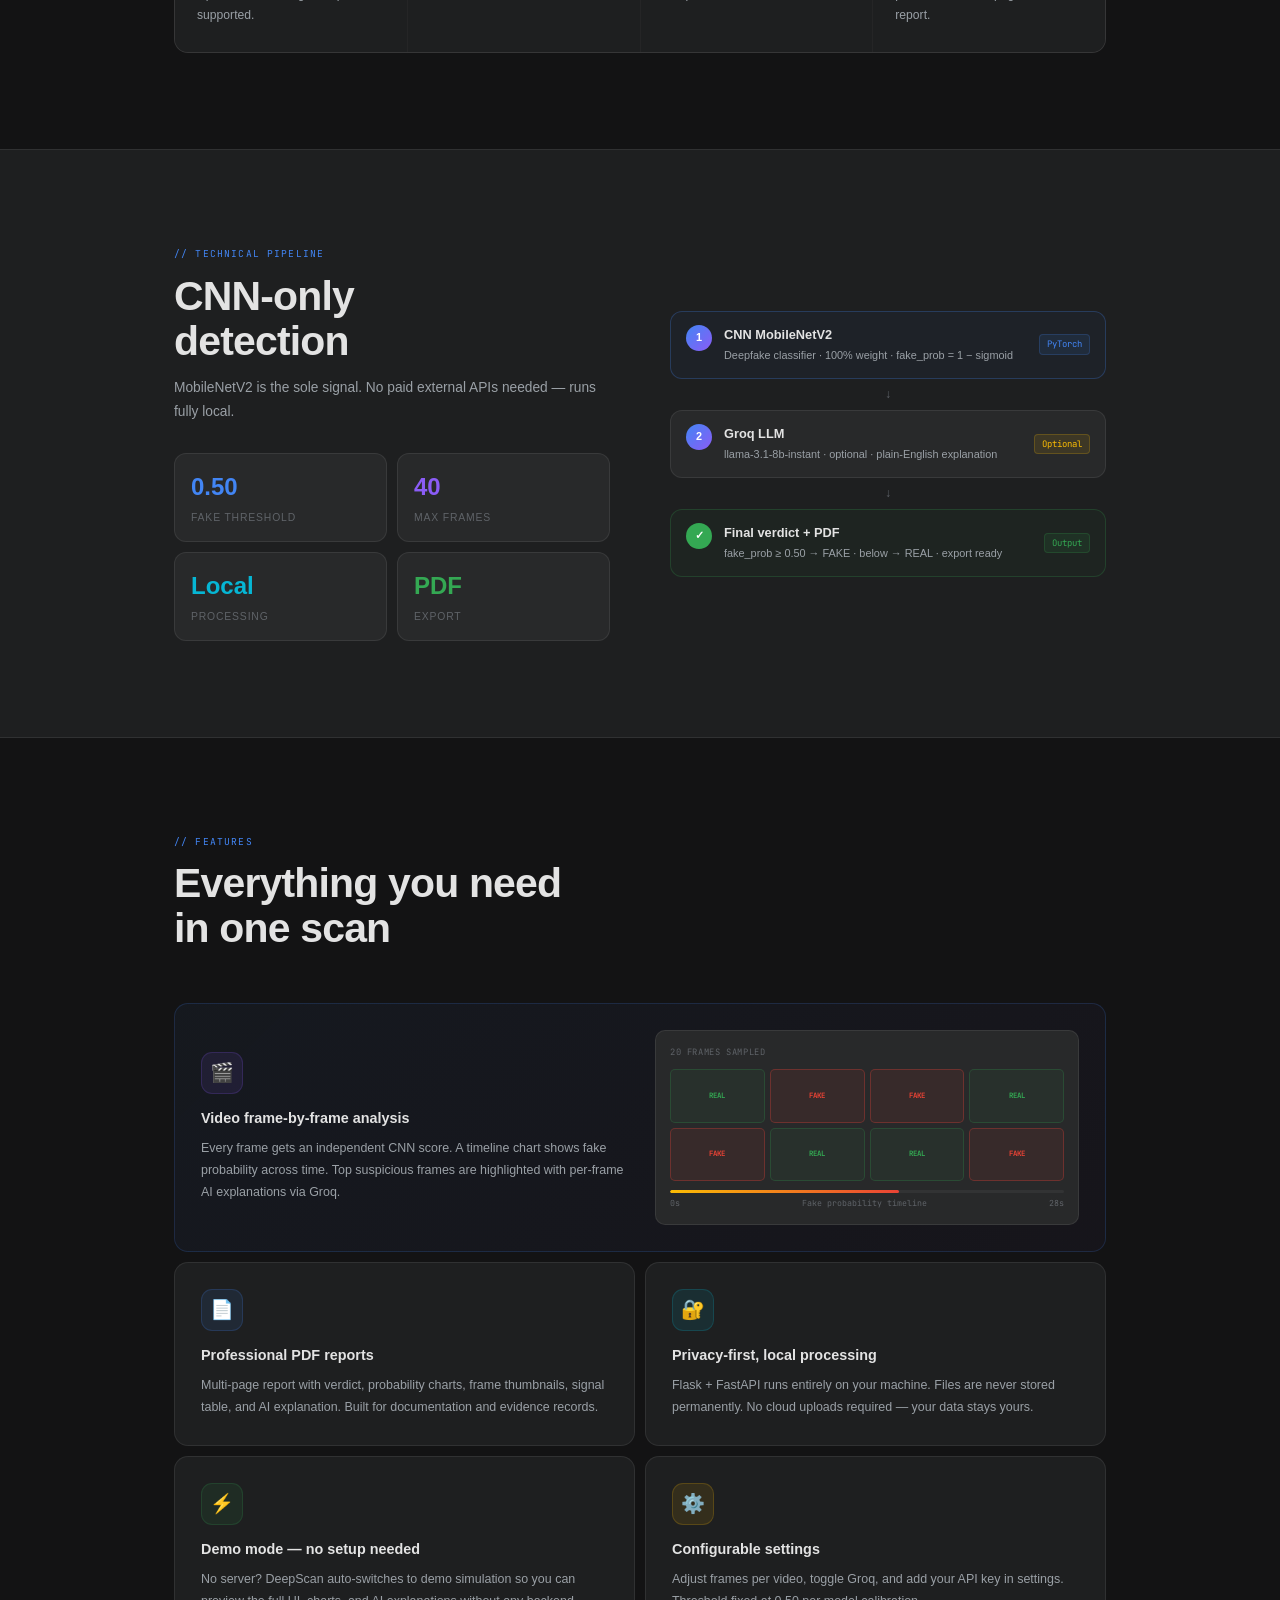
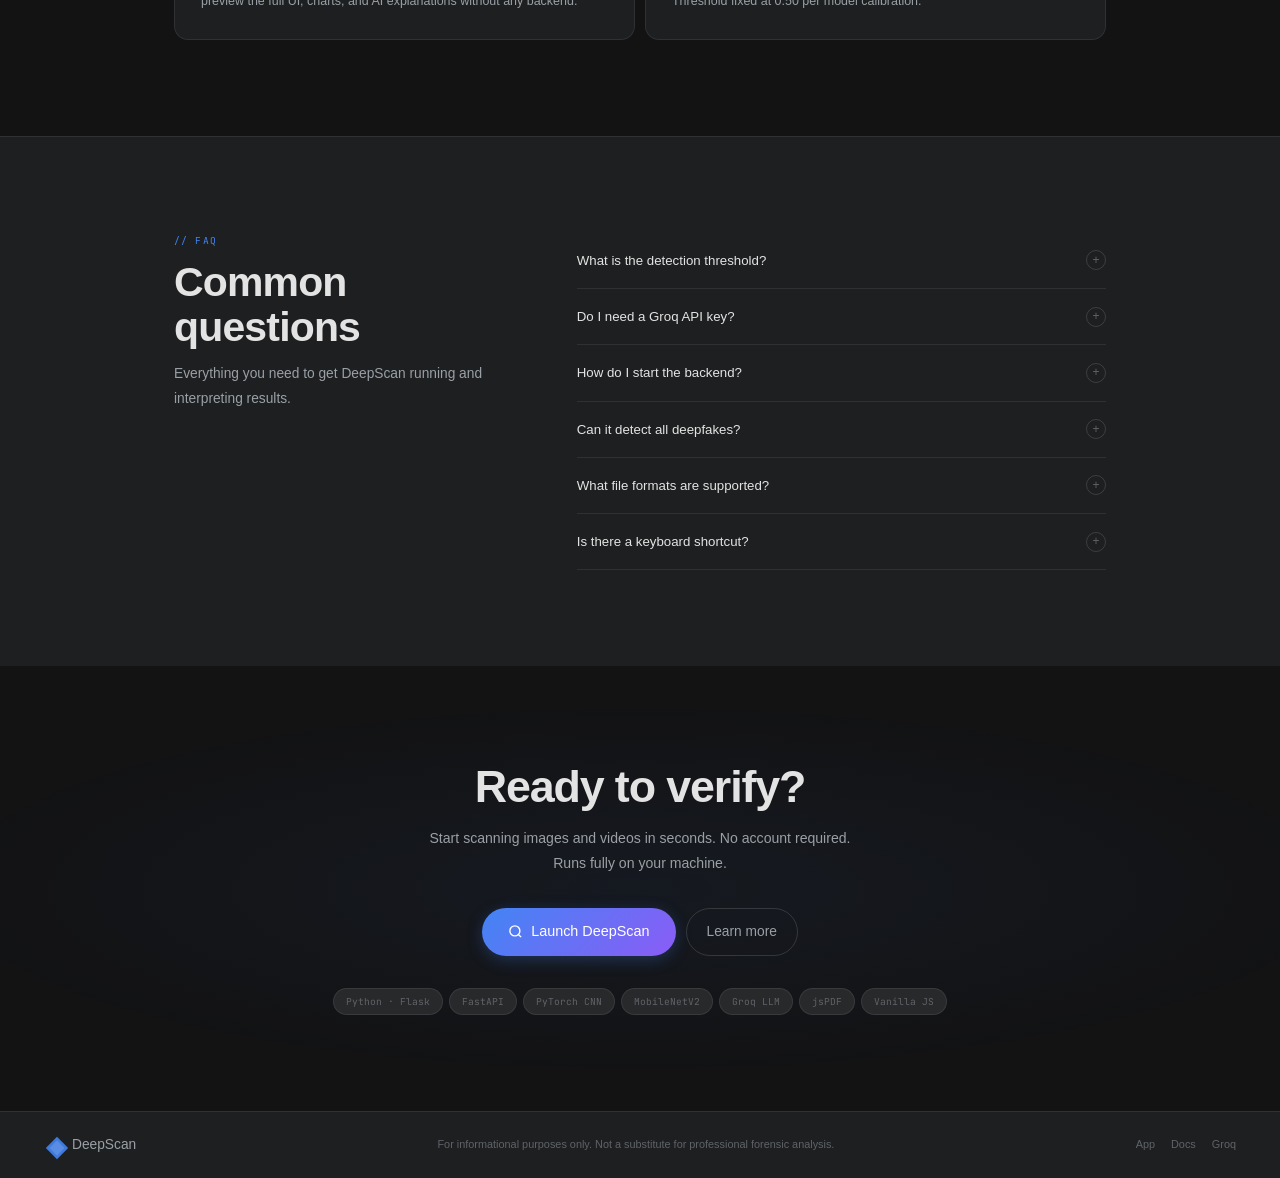
<file: Frontend/landing.html>
<!DOCTYPE html>
<html lang="en">
<head>
  <meta charset="UTF-8" />
  <meta name="viewport" content="width=device-width, initial-scale=1.0" />
  <title>DeepScan — AI Deepfake Detector</title>
  <link rel="preconnect" href="https://fonts.googleapis.com">
  <link href="https://fonts.googleapis.com/css2?family=Google+Sans:wght@400;500;700&family=Google+Sans+Text:wght@400;500&family=JetBrains+Mono:wght@400;500&display=swap" rel="stylesheet">
  <style>
    *, *::before, *::after { box-sizing: border-box; margin: 0; padding: 0; }
    :root {
      --bg:          #131314;
      --bg2:         #1e1f20;
      --bg3:         #28292a;
      --bg4:         #323334;
      --border:      rgba(255,255,255,0.08);
      --border2:     rgba(255,255,255,0.14);
      --accent-blue: #4285f4;
      --accent-pur:  #8b5cf6;
      --accent-cyan: #06b6d4;
      --real:        #34a853;
      --fake:        #ea4335;
      --warn:        #fbbc04;
      --text:        #e3e3e3;
      --text-2:      #9aa0a6;
      --text-3:      #5f6368;
      --font-ui:     'Google Sans', 'Segoe UI', sans-serif;
      --font-text:   'Google Sans Text', 'Google Sans', sans-serif;
      --font-mono:   'JetBrains Mono', monospace;
    }
    html { scroll-behavior: smooth; }
    body {
      background: var(--bg); color: var(--text);
      font-family: var(--font-text); font-size: 14px; line-height: 1.6;
      overflow-x: hidden;
    }
    body::before {
      content: ''; position: fixed; inset: 0; z-index: 0; pointer-events: none;
      background-image: url("data:image/svg+xml,%3Csvg viewBox='0 0 256 256' xmlns='http://www.w3.org/2000/svg'%3E%3Cfilter id='noise'%3E%3CfeTurbulence type='fractalNoise' baseFrequency='0.9' numOctaves='4' stitchTiles='stitch'/%3E%3C/filter%3E%3Crect width='100%25' height='100%25' filter='url(%23noise)' opacity='0.04'/%3E%3C/svg%3E");
      opacity: 0.5;
    }

    /* ══ NAV ══ */
    .topnav {
      position: fixed; top: 0; left: 0; right: 0; z-index: 200;
      display: flex; align-items: center; justify-content: space-between;
      padding: 0 32px; height: 56px;
      transition: all 0.3s ease;
    }
    .topnav.stuck {
      background: rgba(19,19,20,0.95); backdrop-filter: blur(20px);
      border-bottom: 1px solid var(--border);
    }
    .nav-logo { display: flex; align-items: center; gap: 10px; text-decoration: none; }
    .nav-gem { width: 26px; height: 26px; }
    .nav-gem svg { width: 26px; height: 26px; }
    .nav-brand { font-family: var(--font-ui); font-size: 0.95rem; font-weight: 500; color: var(--text); }
    .nav-links { display: flex; align-items: center; gap: 2px; list-style: none; }
    .nav-links a {
      color: var(--text-2); text-decoration: none;
      font-family: var(--font-ui); font-size: 0.8rem;
      padding: 6px 13px; border-radius: 50px; transition: all 0.2s;
    }
    .nav-links a:hover { background: var(--bg3); color: var(--text); }
    .nav-cta {
      background: linear-gradient(135deg, var(--accent-blue), var(--accent-pur)) !important;
      color: #fff !important; font-weight: 500 !important;
      box-shadow: 0 2px 10px rgba(66,133,244,0.22);
    }
    .nav-cta:hover { opacity: 0.88 !important; transform: translateY(-1px); box-shadow: 0 4px 18px rgba(66,133,244,0.35) !important; }
    .hamburger { display: none; flex-direction: column; gap: 5px; background: none; border: none; cursor: pointer; padding: 4px; }
    .hamburger span { display: block; width: 20px; height: 1.5px; background: var(--text-2); border-radius: 2px; transition: all 0.3s; }

    /* ══ HERO ══ */
    .hero {
      position: relative; z-index: 1; min-height: 100vh;
      display: flex; flex-direction: column; align-items: center; justify-content: center;
      padding: 100px 24px 80px; text-align: center; overflow: hidden;
    }
    .hero-bg {
      position: absolute; inset: 0; z-index: 0; pointer-events: none;
      background: radial-gradient(ellipse 80% 60% at 50% 30%,
        rgba(66,133,244,0.07) 0%, rgba(139,92,246,0.04) 40%, transparent 70%);
    }
    .hero-grid-lines {
      position: absolute; inset: 0; z-index: 0; pointer-events: none;
      background-image:
        linear-gradient(rgba(255,255,255,0.022) 1px, transparent 1px),
        linear-gradient(90deg, rgba(255,255,255,0.022) 1px, transparent 1px);
      background-size: 64px 64px;
      mask-image: radial-gradient(ellipse 70% 70% at 50% 50%, black 20%, transparent 80%);
    }
    .hero-eyebrow {
      display: inline-flex; align-items: center; gap: 8px;
      background: rgba(66,133,244,0.08); border: 1px solid rgba(66,133,244,0.22);
      border-radius: 50px; padding: 5px 14px;
      font-family: var(--font-mono); font-size: 0.6rem;
      color: var(--accent-blue); letter-spacing: 0.1em; text-transform: uppercase;
      margin-bottom: 28px; position: relative; z-index: 1;
      animation: fadeUp 0.5s 0.05s ease both;
    }
    .eyebrow-dot { width: 5px; height: 5px; border-radius: 50%; background: var(--accent-blue); animation: blink 1.4s infinite; }
    @keyframes blink { 0%,100%{opacity:1}50%{opacity:0.2} }
    .hero-h1 {
      font-family: var(--font-ui); font-size: clamp(2.4rem, 6vw, 5rem);
      font-weight: 700; line-height: 1.08; letter-spacing: -0.03em;
      color: var(--text); margin-bottom: 20px;
      position: relative; z-index: 1;
      animation: fadeUp 0.5s 0.12s ease both;
    }
    .h1-grad { background: linear-gradient(135deg, var(--accent-blue) 0%, var(--accent-pur) 50%, var(--accent-cyan) 100%); -webkit-background-clip: text; -webkit-text-fill-color: transparent; background-clip: text; }
    .h1-strike { position: relative; color: var(--text-3); display: inline-block; }
    .h1-strike::after { content: ''; position: absolute; left: 0; right: 0; top: 50%; height: 2.5px; background: var(--fake); transform: rotate(-1.5deg); }
    .hero-sub {
      font-size: clamp(0.88rem, 1.8vw, 1rem); color: var(--text-2);
      max-width: 540px; margin: 0 auto 36px; line-height: 1.78;
      position: relative; z-index: 1;
      animation: fadeUp 0.5s 0.2s ease both;
    }
    .hero-btns {
      display: flex; align-items: center; gap: 10px; flex-wrap: wrap;
      justify-content: center; position: relative; z-index: 1;
      animation: fadeUp 0.5s 0.28s ease both;
    }
    .btn-p {
      display: inline-flex; align-items: center; gap: 8px;
      background: linear-gradient(135deg, var(--accent-blue), var(--accent-pur));
      color: #fff; text-decoration: none;
      font-family: var(--font-ui); font-size: 0.86rem; font-weight: 500;
      padding: 12px 24px; border-radius: 50px;
      box-shadow: 0 4px 16px rgba(66,133,244,0.25); transition: all 0.2s;
    }
    .btn-p:hover { opacity: 0.9; transform: translateY(-2px); box-shadow: 0 8px 28px rgba(66,133,244,0.35); }
    .btn-g {
      display: inline-flex; align-items: center; gap: 7px;
      background: transparent; color: var(--text-2); text-decoration: none;
      font-family: var(--font-ui); font-size: 0.86rem;
      padding: 12px 20px; border-radius: 50px;
      border: 1px solid var(--border2); transition: all 0.2s;
    }
    .btn-g:hover { background: var(--bg3); color: var(--text); }

    /* ── Demo card ── */
    .hero-demo {
      margin-top: 52px; width: 100%; max-width: 680px;
      position: relative; z-index: 1;
      animation: fadeUp 0.6s 0.36s ease both;
    }
    .demo-card {
      background: var(--bg2); border: 1px solid var(--border2);
      border-radius: 16px; overflow: hidden;
      box-shadow: 0 0 0 1px rgba(255,255,255,0.03) inset, 0 24px 60px rgba(0,0,0,0.55);
    }
    .demo-bar {
      background: var(--bg3); padding: 10px 15px;
      display: flex; align-items: center; gap: 7px;
      border-bottom: 1px solid var(--border);
    }
    .db-dot { width: 9px; height: 9px; border-radius: 50%; }
    .db-r { background: #ff5f57; } .db-y { background: #febc2e; } .db-g { background: #28c840; }
    .db-url { flex: 1; text-align: center; font-family: var(--font-mono); font-size: 0.6rem; color: var(--text-3); }
    .demo-body { padding: 22px; }
    .demo-verdict-row {
      display: flex; align-items: center; gap: 12px;
      background: rgba(234,67,53,0.07); border: 1px solid rgba(234,67,53,0.2);
      border-left: 3px solid var(--fake); border-radius: 10px;
      padding: 12px 15px; margin-bottom: 16px;
    }
    .dv-icon { width: 34px; height: 34px; border-radius: 8px; background: rgba(234,67,53,0.12); display: flex; align-items: center; justify-content: center; font-size: 0.95rem; flex-shrink: 0; }
    .dv-title { font-family: var(--font-ui); font-size: 0.88rem; font-weight: 600; color: var(--fake); }
    .dv-sub { font-family: var(--font-mono); font-size: 0.62rem; color: var(--text-2); margin-top: 2px; }
    .demo-bar-wrap { margin-bottom: 16px; }
    .demo-bar-head { display: flex; justify-content: space-between; font-family: var(--font-mono); font-size: 0.65rem; color: var(--text-2); margin-bottom: 6px; }
    .dbh-val { color: var(--fake); font-weight: 600; }
    .demo-track { height: 5px; background: var(--bg4); border-radius: 3px; overflow: hidden; }
    .demo-fill { height: 100%; width: 0; border-radius: 3px; background: linear-gradient(90deg, var(--warn), var(--fake)); animation: fillBar 1.8s 0.9s cubic-bezier(0.16,1,0.3,1) forwards; }
    @keyframes fillBar { to { width: 78% } }
    .demo-chips { display: grid; grid-template-columns: repeat(4, 1fr); gap: 7px; }
    .dc { background: var(--bg3); border: 1px solid var(--border); border-radius: 8px; padding: 9px 10px; }
    .dc-l { font-family: var(--font-mono); font-size: 0.52rem; color: var(--text-3); text-transform: uppercase; letter-spacing: 0.06em; margin-bottom: 4px; }
    .dc-v { font-family: var(--font-ui); font-size: 0.86rem; font-weight: 600; }
    .cv-f { color: var(--fake); } .cv-n { color: var(--text); } .cv-b { color: var(--accent-blue); }

    /* ══ STAT STRIP ══ */
    .stat-strip { position: relative; z-index: 1; background: var(--bg2); border-top: 1px solid var(--border); border-bottom: 1px solid var(--border); }
    .stat-row { display: flex; justify-content: center; max-width: 860px; margin: 0 auto; flex-wrap: wrap; }
    .stat-cell { flex: 1; min-width: 130px; text-align: center; padding: 26px 18px; border-right: 1px solid var(--border); }
    .stat-cell:last-child { border-right: none; }
    .sn { font-family: var(--font-ui); font-size: 1.8rem; font-weight: 700; background: linear-gradient(135deg, var(--accent-blue), var(--accent-pur)); -webkit-background-clip: text; -webkit-text-fill-color: transparent; background-clip: text; line-height: 1.1; }
    .sl { font-size: 0.68rem; color: var(--text-3); margin-top: 4px; }

    /* ══ SHARED SECTION ══ */
    .sec { position: relative; z-index: 1; }
    .sec-inner { max-width: 1020px; margin: 0 auto; padding: 96px 44px; }
    .sec-eyebrow { font-family: var(--font-mono); font-size: 0.6rem; color: var(--accent-blue); text-transform: uppercase; letter-spacing: 0.12em; margin-bottom: 12px; }
    .sec-h2 { font-family: var(--font-ui); font-size: clamp(1.7rem, 3.2vw, 2.6rem); font-weight: 700; line-height: 1.1; letter-spacing: -0.02em; color: var(--text); margin-bottom: 12px; }
    .sec-desc { font-size: 0.86rem; color: var(--text-2); max-width: 460px; line-height: 1.78; }

    /* ══ HOW IT WORKS ══ */
    .steps-grid {
      display: grid; grid-template-columns: repeat(4, 1fr);
      gap: 1px; margin-top: 52px;
      background: var(--border); border: 1px solid var(--border);
      border-radius: 14px; overflow: hidden;
    }
    .step {
      background: var(--bg2); padding: 26px 22px;
      transition: background 0.2s;
    }
    .step:hover { background: var(--bg3); }
    .step-n { font-family: var(--font-mono); font-size: 0.6rem; color: var(--text-3); letter-spacing: 0.1em; margin-bottom: 16px; }
    .step-icon { width: 38px; height: 38px; border-radius: 10px; display: flex; align-items: center; justify-content: center; font-size: 1.1rem; margin-bottom: 13px; }
    .si-b { background: rgba(66,133,244,0.1); border: 1px solid rgba(66,133,244,0.18); }
    .si-p { background: rgba(139,92,246,0.1); border: 1px solid rgba(139,92,246,0.18); }
    .si-c { background: rgba(6,182,212,0.1);  border: 1px solid rgba(6,182,212,0.18); }
    .si-g { background: rgba(52,168,83,0.1);  border: 1px solid rgba(52,168,83,0.18); }
    .si-w { background: rgba(251,188,4,0.1);  border: 1px solid rgba(251,188,4,0.18); }
    .step-title { font-family: var(--font-ui); font-size: 0.85rem; font-weight: 600; color: var(--text); margin-bottom: 8px; }
    .step-desc { font-size: 0.76rem; color: var(--text-2); line-height: 1.75; }
    code { font-family: var(--font-mono); font-size: 0.75em; background: var(--bg4); padding: 1px 5px; border-radius: 4px; color: var(--accent-cyan); }

    /* ══ PIPELINE ══ */
    .pipe-sec { background: var(--bg2); border-top: 1px solid var(--border); border-bottom: 1px solid var(--border); }
    .pipe-grid { display: grid; grid-template-columns: 1fr 1fr; gap: 60px; align-items: center; }
    .pipe-steps { display: flex; flex-direction: column; gap: 4px; }
    .ps {
      display: flex; align-items: flex-start; gap: 12px;
      background: var(--bg3); border: 1px solid var(--border);
      border-radius: 12px; padding: 13px 15px; transition: border-color 0.2s;
    }
    .ps:hover { border-color: var(--border2); }
    .ps.ps-active { background: rgba(66,133,244,0.04); border-color: rgba(66,133,244,0.26); }
    .ps.ps-ok { background: rgba(52,168,83,0.04); border-color: rgba(52,168,83,0.22); }
    .ps-num { width: 26px; height: 26px; border-radius: 50%; flex-shrink: 0; display: flex; align-items: center; justify-content: center; font-family: var(--font-ui); font-size: 0.68rem; font-weight: 600; color: #fff; background: linear-gradient(135deg, var(--accent-blue), var(--accent-pur)); }
    .ps.ps-ok .ps-num { background: var(--real); }
    .ps-info { flex: 1; min-width: 0; }
    .ps-name { font-family: var(--font-ui); font-size: 0.8rem; font-weight: 600; color: var(--text); }
    .ps-desc { font-size: 0.68rem; color: var(--text-2); margin-top: 2px; }
    .ps-badge { font-family: var(--font-mono); font-size: 0.56rem; padding: 2px 7px; border-radius: 4px; flex-shrink: 0; align-self: center; }
    .pb-b { background: rgba(66,133,244,0.1); color: var(--accent-blue); border: 1px solid rgba(66,133,244,0.2); }
    .pb-g { background: rgba(52,168,83,0.1); color: var(--real); border: 1px solid rgba(52,168,83,0.2); }
    .pb-w { background: rgba(251,188,4,0.1); color: var(--warn); border: 1px solid rgba(251,188,4,0.2); }
    .ps-arrow { text-align: center; color: var(--text-3); font-size: 0.75rem; padding: 2px 0; }
    .pipe-metrics { display: grid; grid-template-columns: 1fr 1fr; gap: 10px; margin-top: 28px; }
    .pm { background: var(--bg3); border: 1px solid var(--border); border-radius: 12px; padding: 14px 16px; }
    .pm-val { font-family: var(--font-ui); font-size: 1.5rem; font-weight: 700; margin-bottom: 4px; }
    .pmv-b { color: var(--accent-blue); } .pmv-p { color: var(--accent-pur); } .pmv-c { color: var(--accent-cyan); } .pmv-g { color: var(--real); }
    .pm-lbl { font-size: 0.65rem; color: var(--text-3); text-transform: uppercase; letter-spacing: 0.08em; }

    /* ══ FEATURES ══ */
    .feat-grid { display: grid; grid-template-columns: repeat(2, 1fr); gap: 10px; margin-top: 52px; }
    .fc {
      background: var(--bg2); border: 1px solid var(--border);
      border-radius: 14px; padding: 26px; transition: all 0.22s; position: relative; overflow: hidden;
    }
    .fc::before { content: ''; position: absolute; top: 0; left: 0; right: 0; height: 1px; background: linear-gradient(90deg, transparent, var(--accent-blue), transparent); opacity: 0; transition: opacity 0.25s; }
    .fc:hover { background: var(--bg3); border-color: var(--border2); }
    .fc:hover::before { opacity: 1; }
    .fc.fc-big { grid-column: span 2; display: grid; grid-template-columns: 1fr 1fr; gap: 30px; align-items: center; background: linear-gradient(135deg, rgba(66,133,244,0.05), rgba(139,92,246,0.03)); border-color: rgba(66,133,244,0.18); }
    .fc-icon { width: 42px; height: 42px; border-radius: 11px; display: flex; align-items: center; justify-content: center; font-size: 1.2rem; margin-bottom: 13px; }
    .fc-title { font-family: var(--font-ui); font-size: 0.9rem; font-weight: 600; color: var(--text); margin-bottom: 8px; }
    .fc-desc { font-size: 0.78rem; color: var(--text-2); line-height: 1.75; }
    .mini-fw { background: var(--bg3); border: 1px solid var(--border); border-radius: 10px; padding: 14px; }
    .mini-fl { font-family: var(--font-mono); font-size: 0.55rem; color: var(--text-3); text-transform: uppercase; letter-spacing: 0.07em; margin-bottom: 10px; }
    .mini-fg { display: grid; grid-template-columns: repeat(4, 1fr); gap: 5px; }
    .mf { aspect-ratio: 16/9; border-radius: 5px; display: flex; align-items: center; justify-content: center; font-family: var(--font-mono); font-size: 0.46rem; font-weight: 700; border: 1px solid transparent; }
    .mf-f { background: rgba(234,67,53,0.08); border-color: rgba(234,67,53,0.3); color: var(--fake); }
    .mf-r { background: rgba(52,168,83,0.06); border-color: rgba(52,168,83,0.22); color: var(--real); }
    .mini-pb { height: 3px; background: var(--bg4); border-radius: 2px; margin-top: 9px; overflow: hidden; }
    .mini-pf { height: 100%; width: 58%; background: linear-gradient(90deg, var(--warn), var(--fake)); border-radius: 2px; }
    .mini-tl { display: flex; justify-content: space-between; font-family: var(--font-mono); font-size: 0.52rem; color: var(--text-3); margin-top: 4px; }

    /* ══ FAQ ══ */
    .faq-sec { background: var(--bg2); border-top: 1px solid var(--border); }
    .faq-layout { display: grid; grid-template-columns: 1fr 1.6fr; gap: 72px; align-items: start; }
    .faq-list { display: flex; flex-direction: column; }
    .faq-item { border-bottom: 1px solid var(--border); }
    .faq-q {
      display: flex; justify-content: space-between; align-items: center;
      padding: 17px 0; cursor: pointer; gap: 13px;
      font-family: var(--font-ui); font-size: 0.83rem; font-weight: 500; color: var(--text);
      user-select: none; transition: color 0.2s;
    }
    .faq-q:hover { color: var(--accent-blue); }
    .faq-ico { width: 20px; height: 20px; border-radius: 50%; border: 1px solid var(--border2); display: flex; align-items: center; justify-content: center; flex-shrink: 0; transition: all 0.25s; color: var(--text-3); font-size: 0.75rem; }
    .faq-a { display: none; padding: 0 0 17px; font-size: 0.78rem; color: var(--text-2); line-height: 1.8; }
    .faq-item.open .faq-q { color: var(--accent-blue); }
    .faq-item.open .faq-ico { background: rgba(66,133,244,0.1); border-color: rgba(66,133,244,0.3); color: var(--accent-blue); transform: rotate(45deg); }
    .faq-item.open .faq-a { display: block; }

    /* ══ CTA ══ */
    .cta-sec { position: relative; z-index: 1; padding: 96px 24px; text-align: center; overflow: hidden; }
    .cta-glow { position: absolute; inset: 0; background: radial-gradient(ellipse 80% 60% at 50% 50%, rgba(66,133,244,0.06) 0%, transparent 70%); }
    .cta-sec h2 { font-family: var(--font-ui); font-size: clamp(1.7rem, 3.5vw, 3rem); font-weight: 700; line-height: 1.1; letter-spacing: -0.025em; color: var(--text); margin-bottom: 14px; position: relative; z-index: 1; }
    .cta-sec p { font-size: 0.88rem; color: var(--text-2); max-width: 440px; margin: 0 auto 32px; line-height: 1.78; position: relative; z-index: 1; }
    .cta-btns { display: flex; gap: 10px; justify-content: center; flex-wrap: wrap; position: relative; z-index: 1; }
    .tech-tags { display: flex; flex-wrap: wrap; gap: 6px; justify-content: center; margin-top: 32px; position: relative; z-index: 1; }
    .tt { background: var(--bg3); border: 1px solid var(--border); padding: 5px 12px; border-radius: 50px; font-family: var(--font-mono); font-size: 0.6rem; color: var(--text-3); }

    /* ══ FOOTER ══ */
    footer {
      border-top: 1px solid var(--border); padding: 22px 44px;
      display: flex; align-items: center; justify-content: space-between;
      flex-wrap: wrap; gap: 13px; position: relative; z-index: 1; background: var(--bg2);
    }
    .fl { display: flex; align-items: center; gap: 8px; text-decoration: none; }
    .fl-t { font-family: var(--font-ui); font-size: 0.86rem; font-weight: 500; color: var(--text-2); }
    .fc-copy { font-size: 0.68rem; color: var(--text-3); }
    .fl-links { display: flex; gap: 16px; }
    .fl-links a { font-size: 0.68rem; color: var(--text-3); text-decoration: none; transition: color 0.2s; }
    .fl-links a:hover { color: var(--text-2); }

    /* ══ ANIM ══ */
    @keyframes fadeUp { from { opacity: 0; transform: translateY(18px); } to { opacity: 1; transform: translateY(0); } }
    .fi { opacity: 0; transform: translateY(22px); transition: opacity 0.6s ease, transform 0.6s ease; }
    .fi.vis { opacity: 1; transform: translateY(0); }
    .d1 { transition-delay: 0.08s; } .d2 { transition-delay: 0.16s; } .d3 { transition-delay: 0.24s; }

    /* ══ RESPONSIVE ══ */
    @media (max-width: 900px) {
      .steps-grid { grid-template-columns: repeat(2, 1fr); }
      .pipe-grid { grid-template-columns: 1fr; gap: 40px; }
      .faq-layout { grid-template-columns: 1fr; gap: 40px; }
      .fc.fc-big { grid-column: 1; display: flex; flex-direction: column; }
      .sec-inner { padding: 72px 28px; }
    }
    @media (max-width: 768px) {
      .nav-links { display: none; }
      .hamburger { display: flex; }
      .feat-grid { grid-template-columns: 1fr; }
      .demo-chips { grid-template-columns: repeat(2, 1fr); }
      .stat-cell { border-right: none; border-bottom: 1px solid var(--border); min-width: 50%; }
      .stat-cell:last-child { border-bottom: none; }
      footer { padding: 18px 20px; flex-direction: column; text-align: center; }
      .fl-links { justify-content: center; }
    }
    @media (max-width: 480px) {
      .steps-grid { grid-template-columns: 1fr; }
      .hero-h1 { font-size: 2.1rem; }
      .hero-btns { flex-direction: column; width: 100%; }
      .btn-p, .btn-g { width: 100%; justify-content: center; }
      .pipe-metrics { grid-template-columns: 1fr 1fr; }
      .demo-chips { grid-template-columns: repeat(2, 1fr); }
    }
    .nav-links.open {
      display: flex; flex-direction: column; list-style: none;
      position: fixed; inset: 0; top: 56px;
      background: rgba(19,19,20,0.98); backdrop-filter: blur(20px);
      align-items: center; justify-content: center; gap: 6px; z-index: 190;
    }
    .nav-links.open a { font-size: 1.1rem; padding: 13px 26px; color: var(--text); }
  </style>
</head>
<body>

<!-- NAV -->
<nav class="topnav" id="topnav">
  <a href="#" class="nav-logo">
    <div class="nav-gem">
      <svg viewBox="0 0 28 28" fill="none">
        <path d="M14 2L26 14L14 26L2 14Z" fill="url(#navg)" opacity="0.9"/>
        <path d="M14 6L22 14L14 22L6 14Z" fill="white" opacity="0.14"/>
        <defs>
          <linearGradient id="navg" x1="2" y1="2" x2="26" y2="26">
            <stop offset="0%" stop-color="#4285f4"/>
            <stop offset="50%" stop-color="#8b5cf6"/>
            <stop offset="100%" stop-color="#06b6d4"/>
          </linearGradient>
        </defs>
      </svg>
    </div>
    <span class="nav-brand">DeepScan</span>
  </a>
  <ul class="nav-links" id="nav-links">
    <li><a href="#how">How it works</a></li>
    <li><a href="#pipeline">Pipeline</a></li>
    <li><a href="#features">Features</a></li>
    <li><a href="#faq">FAQ</a></li>
    <li><a href="/app" class="nav-cta">Launch App →</a></li>
  </ul>
  <button class="hamburger" id="hamburger" onclick="toggleNav()">
    <span></span><span></span><span></span>
  </button>
</nav>

<!-- HERO -->
<section class="hero">
  <div class="hero-bg"></div>
  <div class="hero-grid-lines"></div>

  <div class="hero-eyebrow">
    <div class="eyebrow-dot"></div>
    CNN · MobileNetV2 · Deepfake Detection
  </div>

  <h1 class="hero-h1">
    Can you tell<br>
    <span class="h1-strike">real</span> from<br>
    <span class="h1-grad">synthetic?</span>
  </h1>

  <p class="hero-sub">
    DeepScan uses a CNN pipeline to detect AI-generated images and deepfake videos — with confidence scores, frame-by-frame analysis, Groq AI explanations, and professional PDF reports.
  </p>

  <div class="hero-btns">
    <a href="/app" class="btn-p">
      <svg width="15" height="15" viewBox="0 0 24 24" fill="none" stroke="currentColor" stroke-width="2.2"><circle cx="11" cy="11" r="8"/><line x1="21" y1="21" x2="16.65" y2="16.65"/></svg>
      Scan a file now
    </a>
    <a href="#how" class="btn-g">
      How it works
      <svg width="12" height="12" viewBox="0 0 24 24" fill="none" stroke="currentColor" stroke-width="2"><polyline points="6 9 12 15 18 9"/></svg>
    </a>
  </div>

  <div class="hero-demo">
    <div class="demo-card">
      <div class="demo-bar">
        <div class="db-dot db-r"></div>
        <div class="db-dot db-y"></div>
        <div class="db-dot db-g"></div>
        <div class="db-url">deepscan.local — Analysis Report</div>
      </div>
      <div class="demo-body">
        <div class="demo-verdict-row">
          <div class="dv-icon">⚠️</div>
          <div>
            <div class="dv-title">Fake — AI-generated / deepfake</div>
            <div class="dv-sub">fake_prob: 0.783 · threshold: 0.500 · CNN-only pipeline</div>
          </div>
        </div>
        <div class="demo-bar-wrap">
          <div class="demo-bar-head">
            <span>FAKE PROBABILITY</span>
            <span class="dbh-val">78.3%</span>
          </div>
          <div class="demo-track"><div class="demo-fill"></div></div>
        </div>
        <div class="demo-chips">
          <div class="dc"><div class="dc-l">Verdict</div><div class="dc-v cv-f">FAKE</div></div>
          <div class="dc"><div class="dc-l">CNN Label</div><div class="dc-v cv-n">FAKE</div></div>
          <div class="dc"><div class="dc-l">CNN Conf.</div><div class="dc-v cv-n">82.4%</div></div>
          <div class="dc"><div class="dc-l">Threshold</div><div class="dc-v cv-b">50.0%</div></div>
        </div>
      </div>
    </div>
  </div>
</section>

<!-- STAT STRIP -->
<div class="stat-strip fi">
  <div class="stat-row">
    <div class="stat-cell"><div class="sn">CNN</div><div class="sl">MobileNetV2 pipeline</div></div>
    <div class="stat-cell"><div class="sn">0.50</div><div class="sl">Detection threshold</div></div>
    <div class="stat-cell"><div class="sn">40</div><div class="sl">Frames per video</div></div>
    <div class="stat-cell"><div class="sn">PDF</div><div class="sl">Professional reports</div></div>
  </div>
</div>

<!-- HOW IT WORKS -->
<section class="sec" id="how">
  <div class="sec-inner">
    <div class="fi">
      <div class="sec-eyebrow">// how it works</div>
      <h2 class="sec-h2">Four steps to<br>the truth</h2>
      <p class="sec-desc">From upload to verdict in seconds — with a full breakdown of every signal.</p>
    </div>
    <div class="steps-grid fi d1">
      <div class="step">
        <div class="step-n">// 01</div>
        <div class="step-icon si-b">📎</div>
        <div class="step-title">Upload your file</div>
        <div class="step-desc">Drop in any JPG, PNG, WebP image or MP4, MOV, AVI video. Up to 200 MB. Drag & drop supported.</div>
      </div>
      <div class="step">
        <div class="step-n">// 02</div>
        <div class="step-icon si-p">🧠</div>
        <div class="step-title">CNN inference</div>
        <div class="step-desc">MobileNetV2 scores each frame. <code>fake_prob = 1 − sigmoid</code> — threshold is 0.50.</div>
      </div>
      <div class="step">
        <div class="step-n">// 03</div>
        <div class="step-icon si-c">⚡</div>
        <div class="step-title">Threshold verdict</div>
        <div class="step-desc">Any score ≥ 0.50 → FAKE. Video uses mean fake_prob across all sampled frames.</div>
      </div>
      <div class="step">
        <div class="step-n">// 04</div>
        <div class="step-icon si-g">✅</div>
        <div class="step-title">AI explanation + PDF</div>
        <div class="step-desc">Groq LLM explains CNN signals in plain English. Export a professional multi-page PDF report.</div>
      </div>
    </div>
  </div>
</section>

<!-- PIPELINE -->
<section class="sec pipe-sec" id="pipeline">
  <div class="sec-inner">
    <div class="pipe-grid">
      <div class="fi">
        <div class="sec-eyebrow">// technical pipeline</div>
        <h2 class="sec-h2">CNN-only<br>detection</h2>
        <p class="sec-desc">MobileNetV2 is the sole signal. No paid external APIs needed — runs fully local.</p>
        <div class="pipe-metrics">
          <div class="pm"><div class="pm-val pmv-b">0.50</div><div class="pm-lbl">Fake threshold</div></div>
          <div class="pm"><div class="pm-val pmv-p">40</div><div class="pm-lbl">Max frames</div></div>
          <div class="pm"><div class="pm-val pmv-c">Local</div><div class="pm-lbl">Processing</div></div>
          <div class="pm"><div class="pm-val pmv-g">PDF</div><div class="pm-lbl">Export</div></div>
        </div>
      </div>
      <div class="pipe-steps fi d1">
        <div class="ps ps-active">
          <div class="ps-num">1</div>
          <div class="ps-info">
            <div class="ps-name">CNN MobileNetV2</div>
            <div class="ps-desc">Deepfake classifier · 100% weight · fake_prob = 1 − sigmoid</div>
          </div>
          <div class="ps-badge pb-b">PyTorch</div>
        </div>
        <div class="ps-arrow">↓</div>
        <div class="ps">
          <div class="ps-num">2</div>
          <div class="ps-info">
            <div class="ps-name">Groq LLM</div>
            <div class="ps-desc">llama-3.1-8b-instant · optional · plain-English explanation</div>
          </div>
          <div class="ps-badge pb-w">Optional</div>
        </div>
        <div class="ps-arrow">↓</div>
        <div class="ps ps-ok">
          <div class="ps-num">✓</div>
          <div class="ps-info">
            <div class="ps-name">Final verdict + PDF</div>
            <div class="ps-desc">fake_prob ≥ 0.50 → FAKE · below → REAL · export ready</div>
          </div>
          <div class="ps-badge pb-g">Output</div>
        </div>
      </div>
    </div>
  </div>
</section>

<!-- FEATURES -->
<section class="sec" id="features">
  <div class="sec-inner">
    <div class="fi">
      <div class="sec-eyebrow">// features</div>
      <h2 class="sec-h2">Everything you need<br>in one scan</h2>
    </div>
    <div class="feat-grid">
      <div class="fc fc-big fi d1">
        <div>
          <div class="fc-icon si-p">🎬</div>
          <div class="fc-title">Video frame-by-frame analysis</div>
          <div class="fc-desc">Every frame gets an independent CNN score. A timeline chart shows fake probability across time. Top suspicious frames are highlighted with per-frame AI explanations via Groq.</div>
        </div>
        <div class="mini-fw">
          <div class="mini-fl">20 frames sampled</div>
          <div class="mini-fg">
            <div class="mf mf-r">REAL</div><div class="mf mf-f">FAKE</div>
            <div class="mf mf-f">FAKE</div><div class="mf mf-r">REAL</div>
            <div class="mf mf-f">FAKE</div><div class="mf mf-r">REAL</div>
            <div class="mf mf-r">REAL</div><div class="mf mf-f">FAKE</div>
          </div>
          <div class="mini-pb"><div class="mini-pf"></div></div>
          <div class="mini-tl"><span>0s</span><span>Fake probability timeline</span><span>28s</span></div>
        </div>
      </div>
      <div class="fc fi d1">
        <div class="fc-icon si-b">📄</div>
        <div class="fc-title">Professional PDF reports</div>
        <div class="fc-desc">Multi-page report with verdict, probability charts, frame thumbnails, signal table, and AI explanation. Built for documentation and evidence records.</div>
      </div>
      <div class="fc fi d2">
        <div class="fc-icon si-c">🔐</div>
        <div class="fc-title">Privacy-first, local processing</div>
        <div class="fc-desc">Flask + FastAPI runs entirely on your machine. Files are never stored permanently. No cloud uploads required — your data stays yours.</div>
      </div>
      <div class="fc fi d1">
        <div class="fc-icon si-g">⚡</div>
        <div class="fc-title">Demo mode — no setup needed</div>
        <div class="fc-desc">No server? DeepScan auto-switches to demo simulation so you can preview the full UI, charts, and AI explanations without any backend.</div>
      </div>
      <div class="fc fi d2">
        <div class="fc-icon si-w">⚙️</div>
        <div class="fc-title">Configurable settings</div>
        <div class="fc-desc">Adjust frames per video, toggle Groq, and add your API key in settings. Threshold fixed at 0.50 per model calibration.</div>
      </div>
    </div>
  </div>
</section>

<!-- FAQ -->
<section class="sec faq-sec" id="faq">
  <div class="sec-inner">
    <div class="faq-layout">
      <div class="fi">
        <div class="sec-eyebrow">// faq</div>
        <h2 class="sec-h2">Common<br>questions</h2>
        <p class="sec-desc" style="margin-top:10px">Everything you need to get DeepScan running and interpreting results.</p>
      </div>
      <div class="faq-list fi d1">
        <div class="faq-item">
          <div class="faq-q" onclick="toggleFaq(this)">What is the detection threshold?<div class="faq-ico">+</div></div>
          <div class="faq-a">Fixed at <strong>0.50</strong>. Any fake_prob ≥ 0.50 → FAKE. The settings slider is display-only; the model's sigmoid is calibrated for exactly this threshold.</div>
        </div>
        <div class="faq-item">
          <div class="faq-q" onclick="toggleFaq(this)">Do I need a Groq API key?<div class="faq-ico">+</div></div>
          <div class="faq-a">No — it's optional. Without Groq, detection works fully; the AI explanation is skipped. Add your key in the ⚙️ panel or via <code>GROQ_API_KEY=…</code> in <code>.env</code>.</div>
        </div>
        <div class="faq-item">
          <div class="faq-q" onclick="toggleFaq(this)">How do I start the backend?<div class="faq-ico">+</div></div>
          <div class="faq-a">Run <code>python flask_app.py</code> (port 5000) and <code>uvicorn video_api:app --host 0.0.0.0 --port 8000</code>. The app auto-detects both and falls back to demo mode if offline.</div>
        </div>
        <div class="faq-item">
          <div class="faq-q" onclick="toggleFaq(this)">Can it detect all deepfakes?<div class="faq-ico">+</div></div>
          <div class="faq-a">No detector is perfect. DeepScan performs best on face-swap deepfakes and GAN portraits. Low-res, compressed, or novel synthesis may evade detection. Treat results as one signal, not ground truth.</div>
        </div>
        <div class="faq-item">
          <div class="faq-q" onclick="toggleFaq(this)">What file formats are supported?<div class="faq-ico">+</div></div>
          <div class="faq-a">Images: JPG, JPEG, PNG, WebP. Videos: MP4, AVI, MOV, MKV, WebM, FLV. Max 200 MB (configurable via <code>MAX_UPLOAD_MB</code> in <code>.env</code>).</div>
        </div>
        <div class="faq-item">
          <div class="faq-q" onclick="toggleFaq(this)">Is there a keyboard shortcut?<div class="faq-ico">+</div></div>
          <div class="faq-a">Yes — press <code>Enter</code> in the app (when not typing in a settings field) to trigger analysis instantly. Works on desktop once a file is attached.</div>
        </div>
      </div>
    </div>
  </div>
</section>

<!-- CTA -->
<section class="cta-sec fi">
  <div class="cta-glow"></div>
  <h2>Ready to verify?</h2>
  <p>Start scanning images and videos in seconds. No account required. Runs fully on your machine.</p>
  <div class="cta-btns">
    <a href="/app" class="btn-p" style="font-size:0.9rem;padding:12px 26px">
      <svg width="15" height="15" viewBox="0 0 24 24" fill="none" stroke="currentColor" stroke-width="2.2"><circle cx="11" cy="11" r="8"/><line x1="21" y1="21" x2="16.65" y2="16.65"/></svg>
      Launch DeepScan
    </a>
    <a href="#how" class="btn-g">Learn more</a>
  </div>
  <div class="tech-tags">
    <span class="tt">Python · Flask</span>
    <span class="tt">FastAPI</span>
    <span class="tt">PyTorch CNN</span>
    <span class="tt">MobileNetV2</span>
    <span class="tt">Groq LLM</span>
    <span class="tt">jsPDF</span>
    <span class="tt">Vanilla JS</span>
  </div>
</section>

<!-- FOOTER -->
<footer>
  <a href="#" class="fl">
    <div class="nav-gem" style="width:20px;height:20px;"><svg viewBox="0 0 28 28" fill="none"><path d="M14 2L26 14L14 26L2 14Z" fill="url(#fgr)" opacity="0.9"/><path d="M14 6L22 14L14 22L6 14Z" fill="white" opacity="0.14"/><defs><linearGradient id="fgr" x1="2" y1="2" x2="26" y2="26"><stop offset="0%" stop-color="#4285f4"/><stop offset="100%" stop-color="#8b5cf6"/></linearGradient></defs></svg></div>
    <span class="fl-t">DeepScan</span>
  </a>
  <div class="fc-copy">For informational purposes only. Not a substitute for professional forensic analysis.</div>
  <div class="fl-links">
    <a href="/app">App</a>
    <a href="#how">Docs</a>
    <a href="https://groq.com" target="_blank">Groq</a>
  </div>
</footer>

<script>
  window.addEventListener('scroll', () => {
    document.getElementById('topnav').classList.toggle('stuck', window.scrollY > 20);
  }, { passive: true });
  function toggleNav() { document.getElementById('nav-links').classList.toggle('open'); }
  document.querySelectorAll('.nav-links a').forEach(a => a.addEventListener('click', () => document.getElementById('nav-links').classList.remove('open')));
  function toggleFaq(el) {
    const item = el.closest('.faq-item'), wasOpen = item.classList.contains('open');
    document.querySelectorAll('.faq-item').forEach(i => i.classList.remove('open'));
    if (!wasOpen) item.classList.add('open');
  }
  const obs = new IntersectionObserver(entries => entries.forEach(e => { if (e.isIntersecting) e.target.classList.add('vis'); }), { threshold: 0.08 });
  document.querySelectorAll('.fi').forEach(el => obs.observe(el));
</script>
</body>
</html>
</file>
